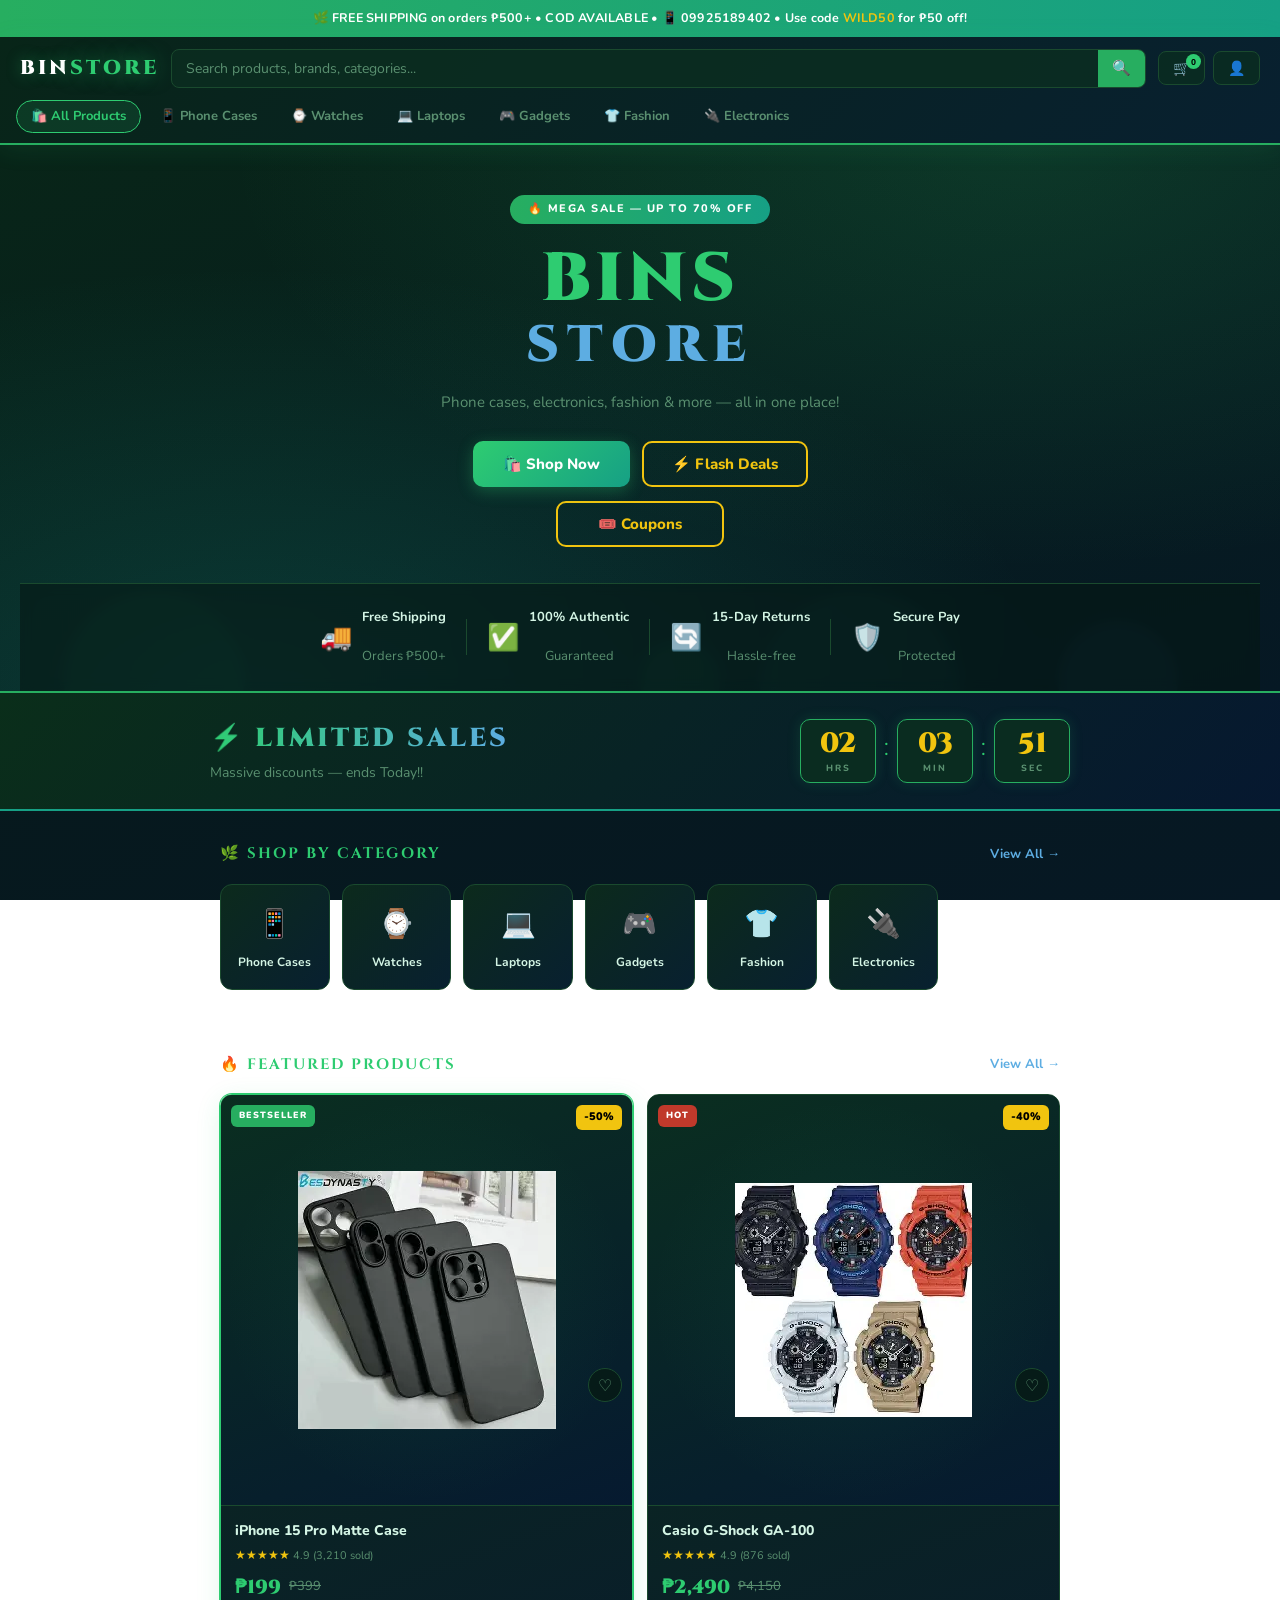
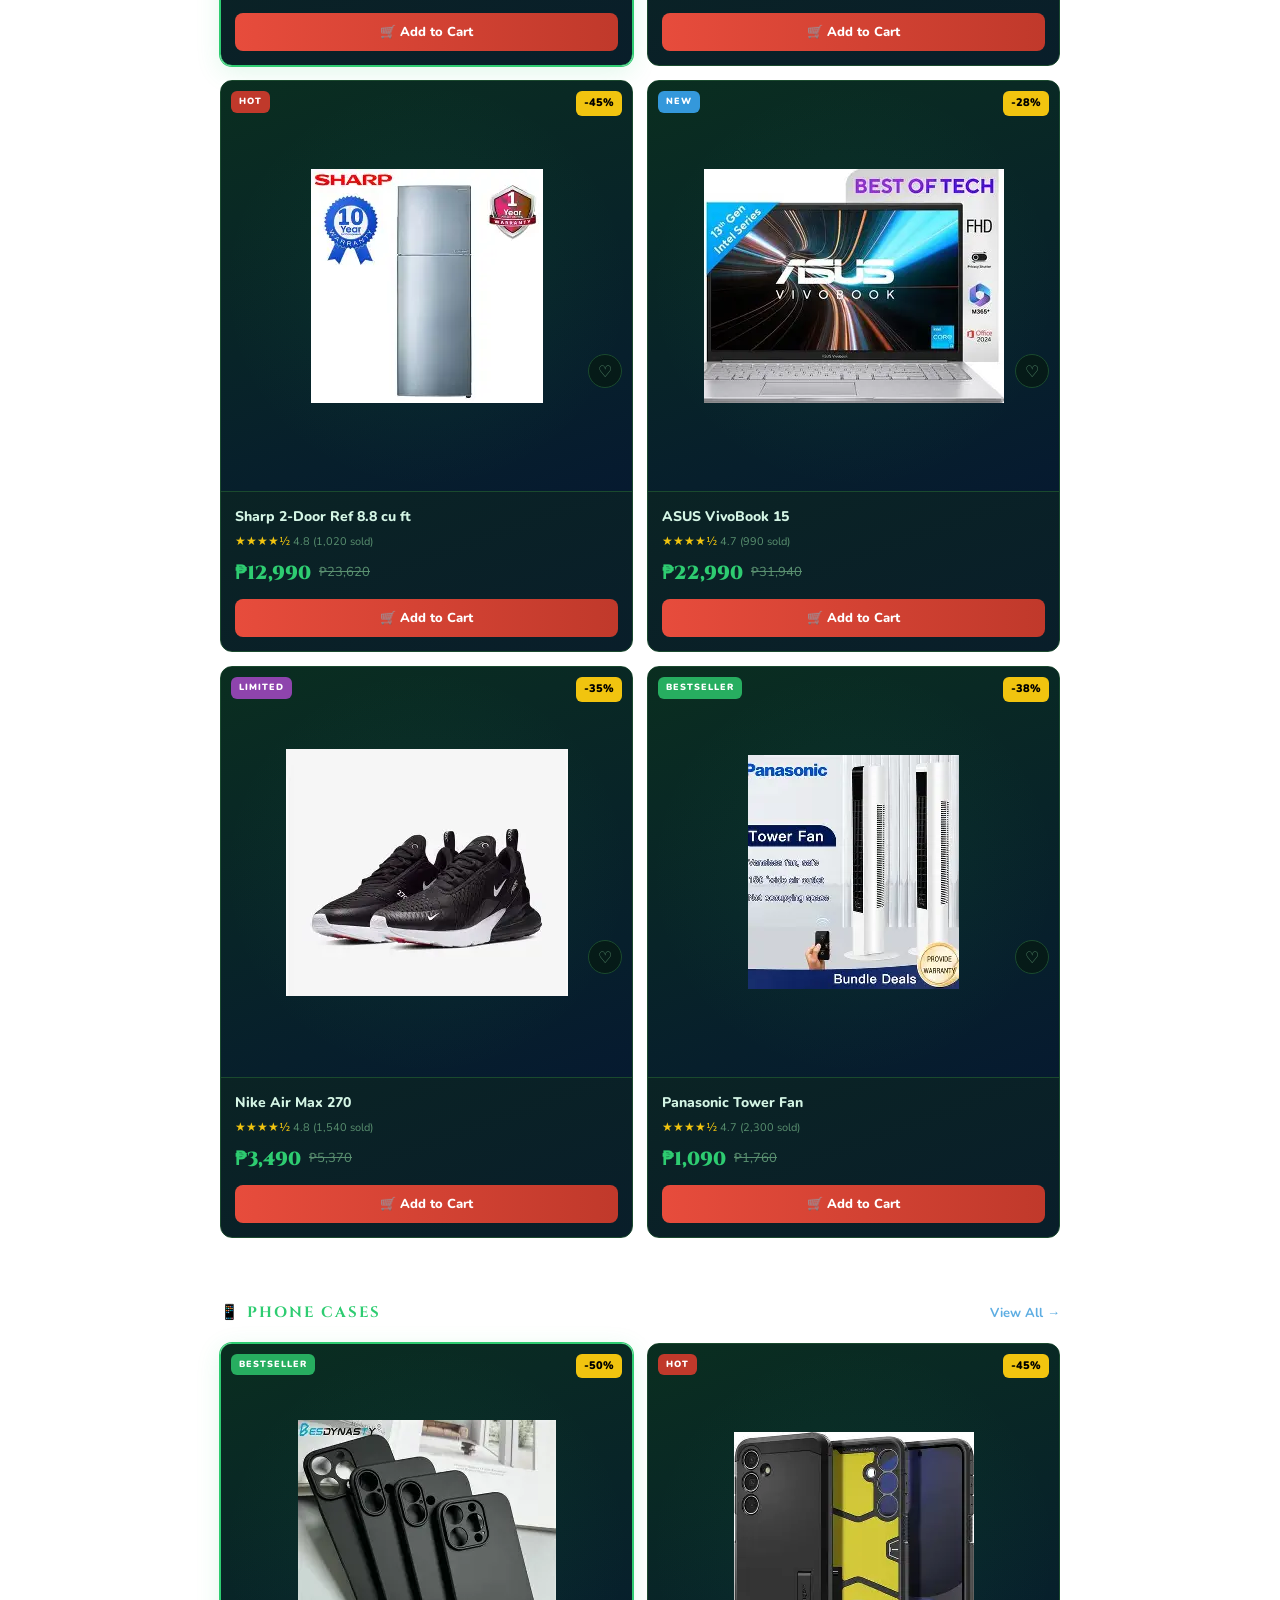
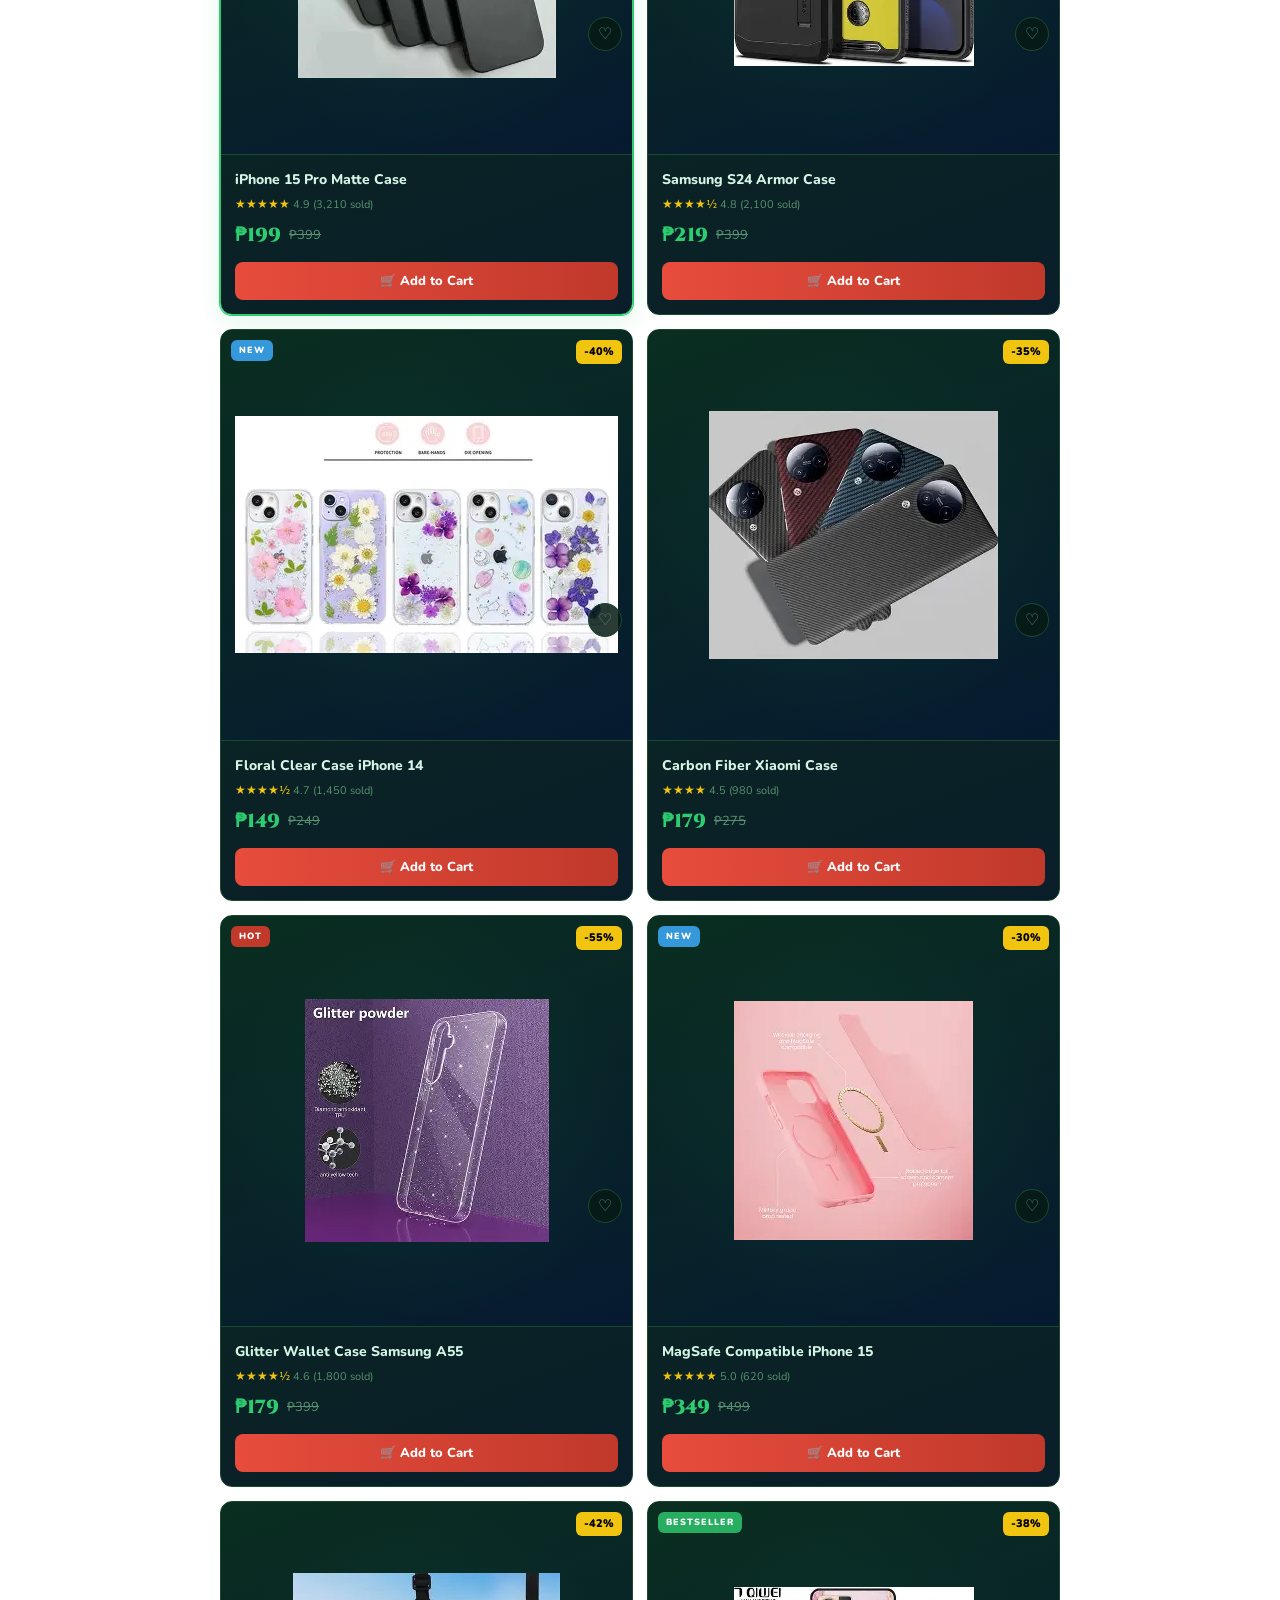
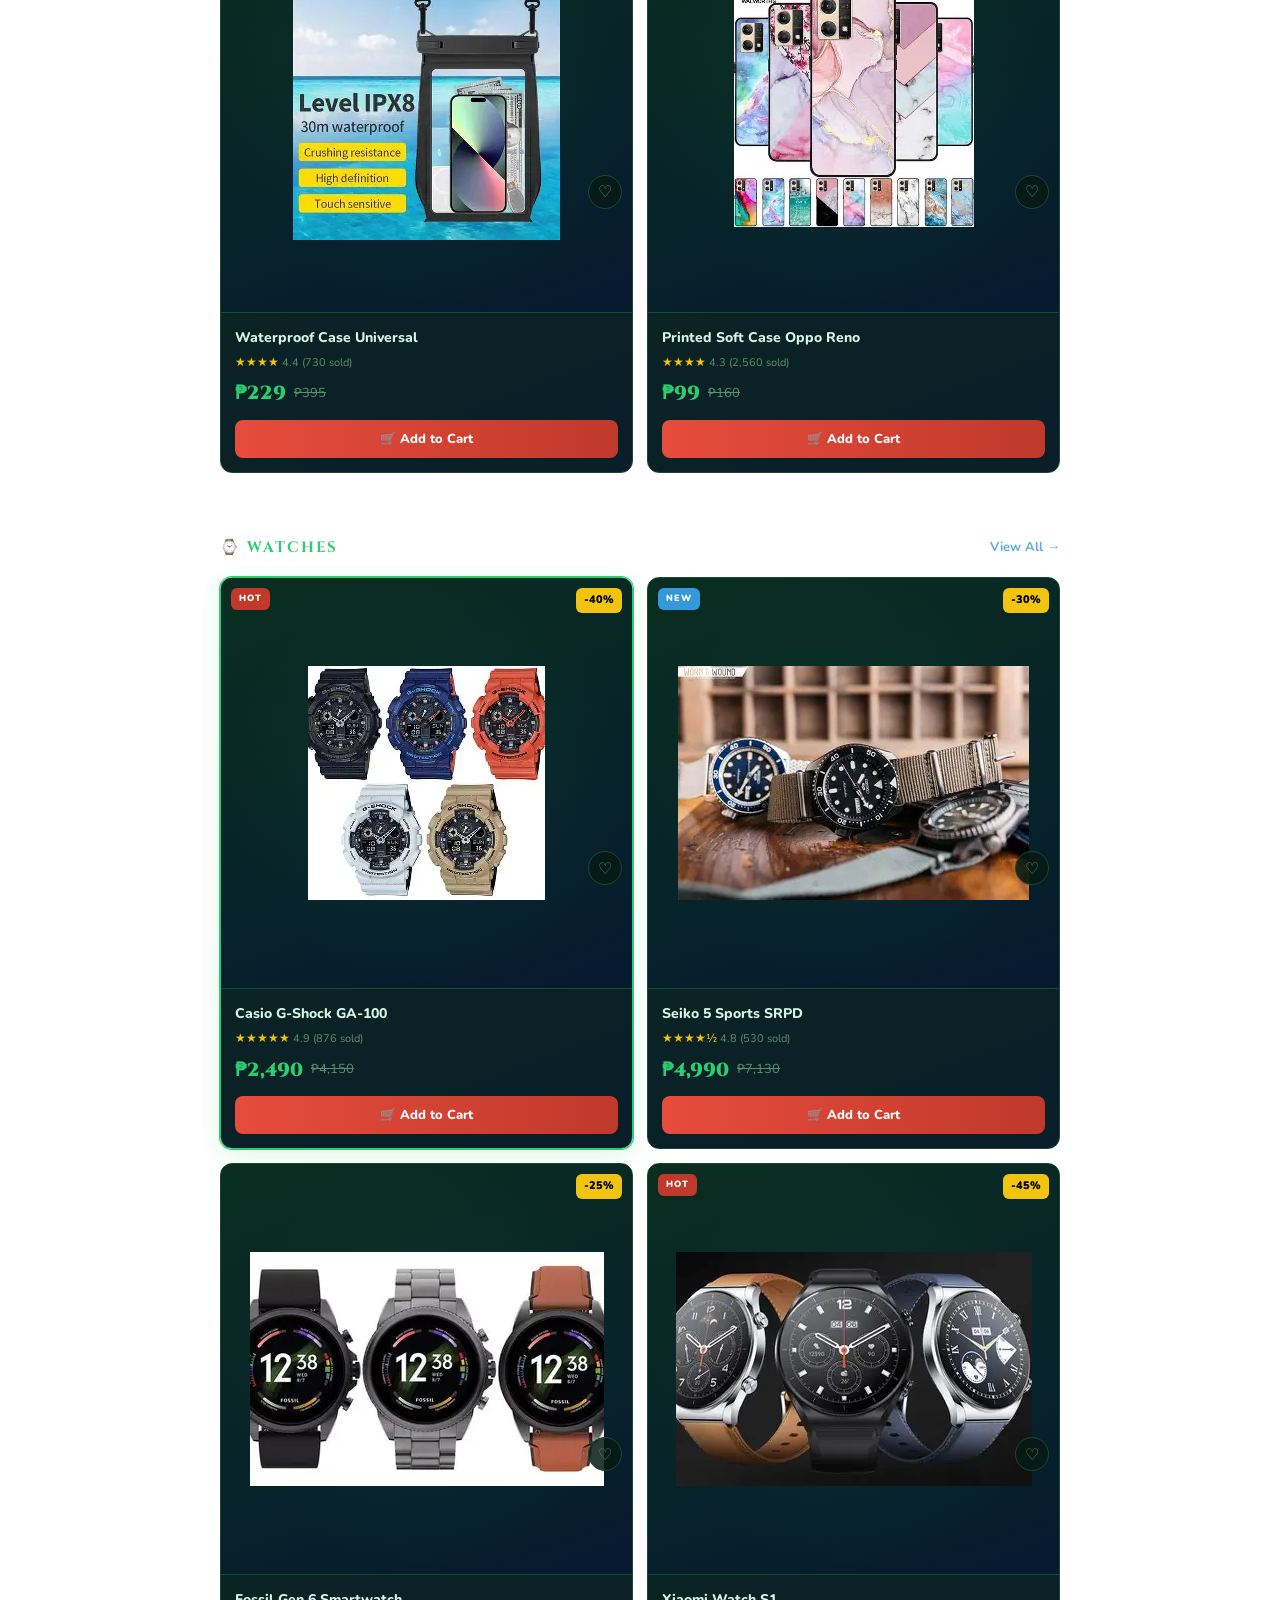
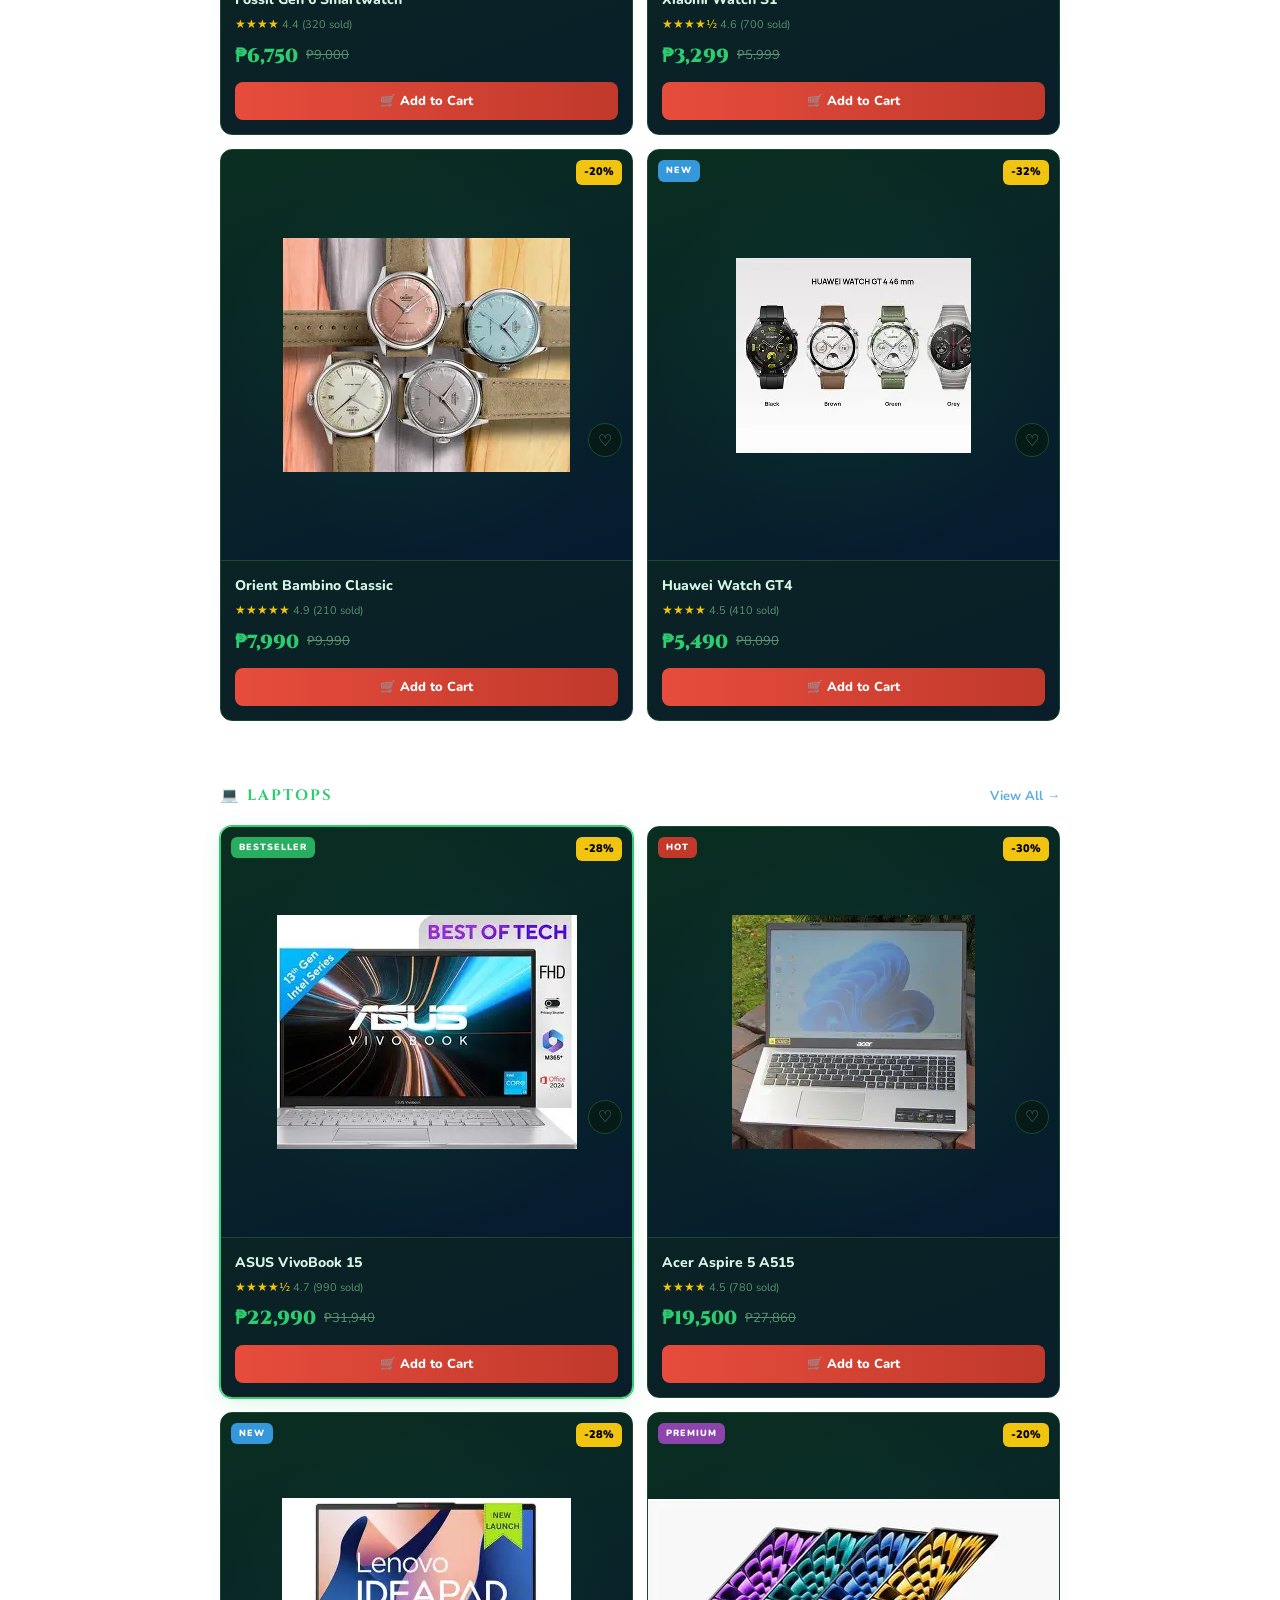
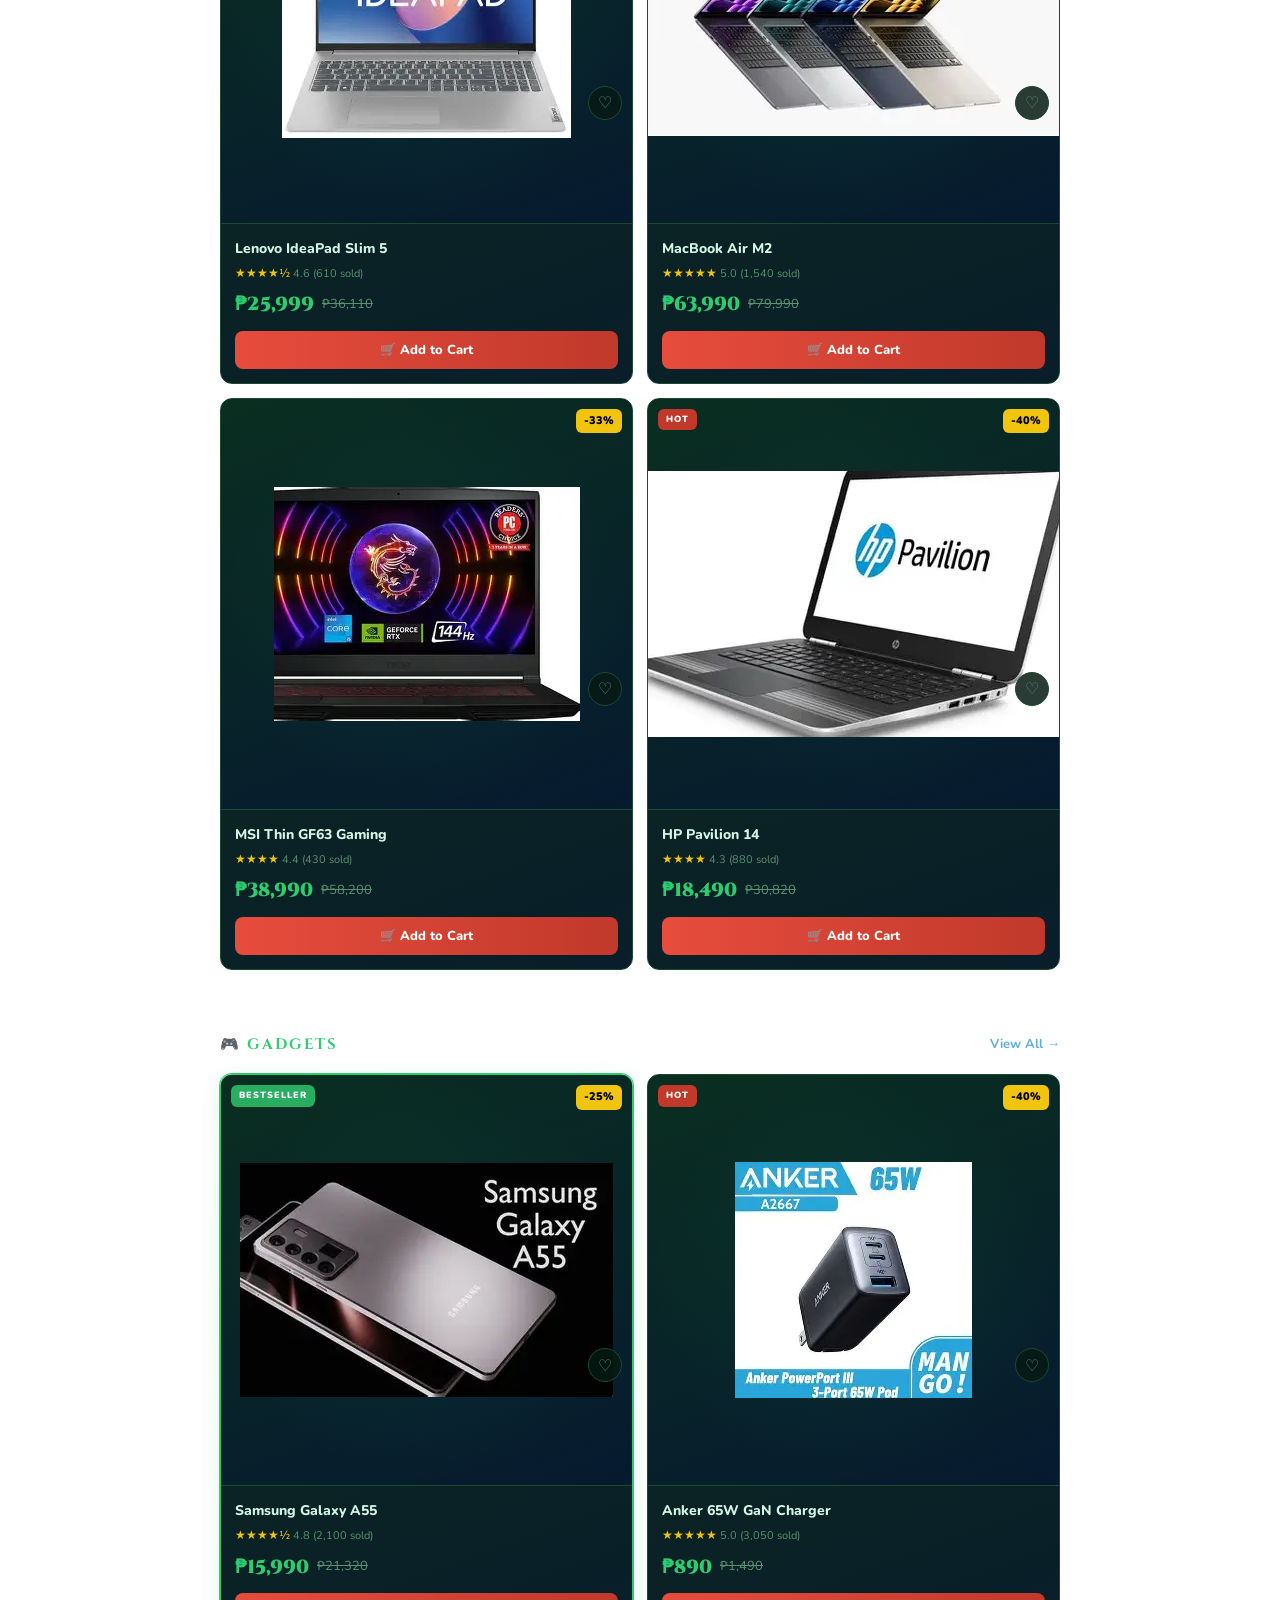
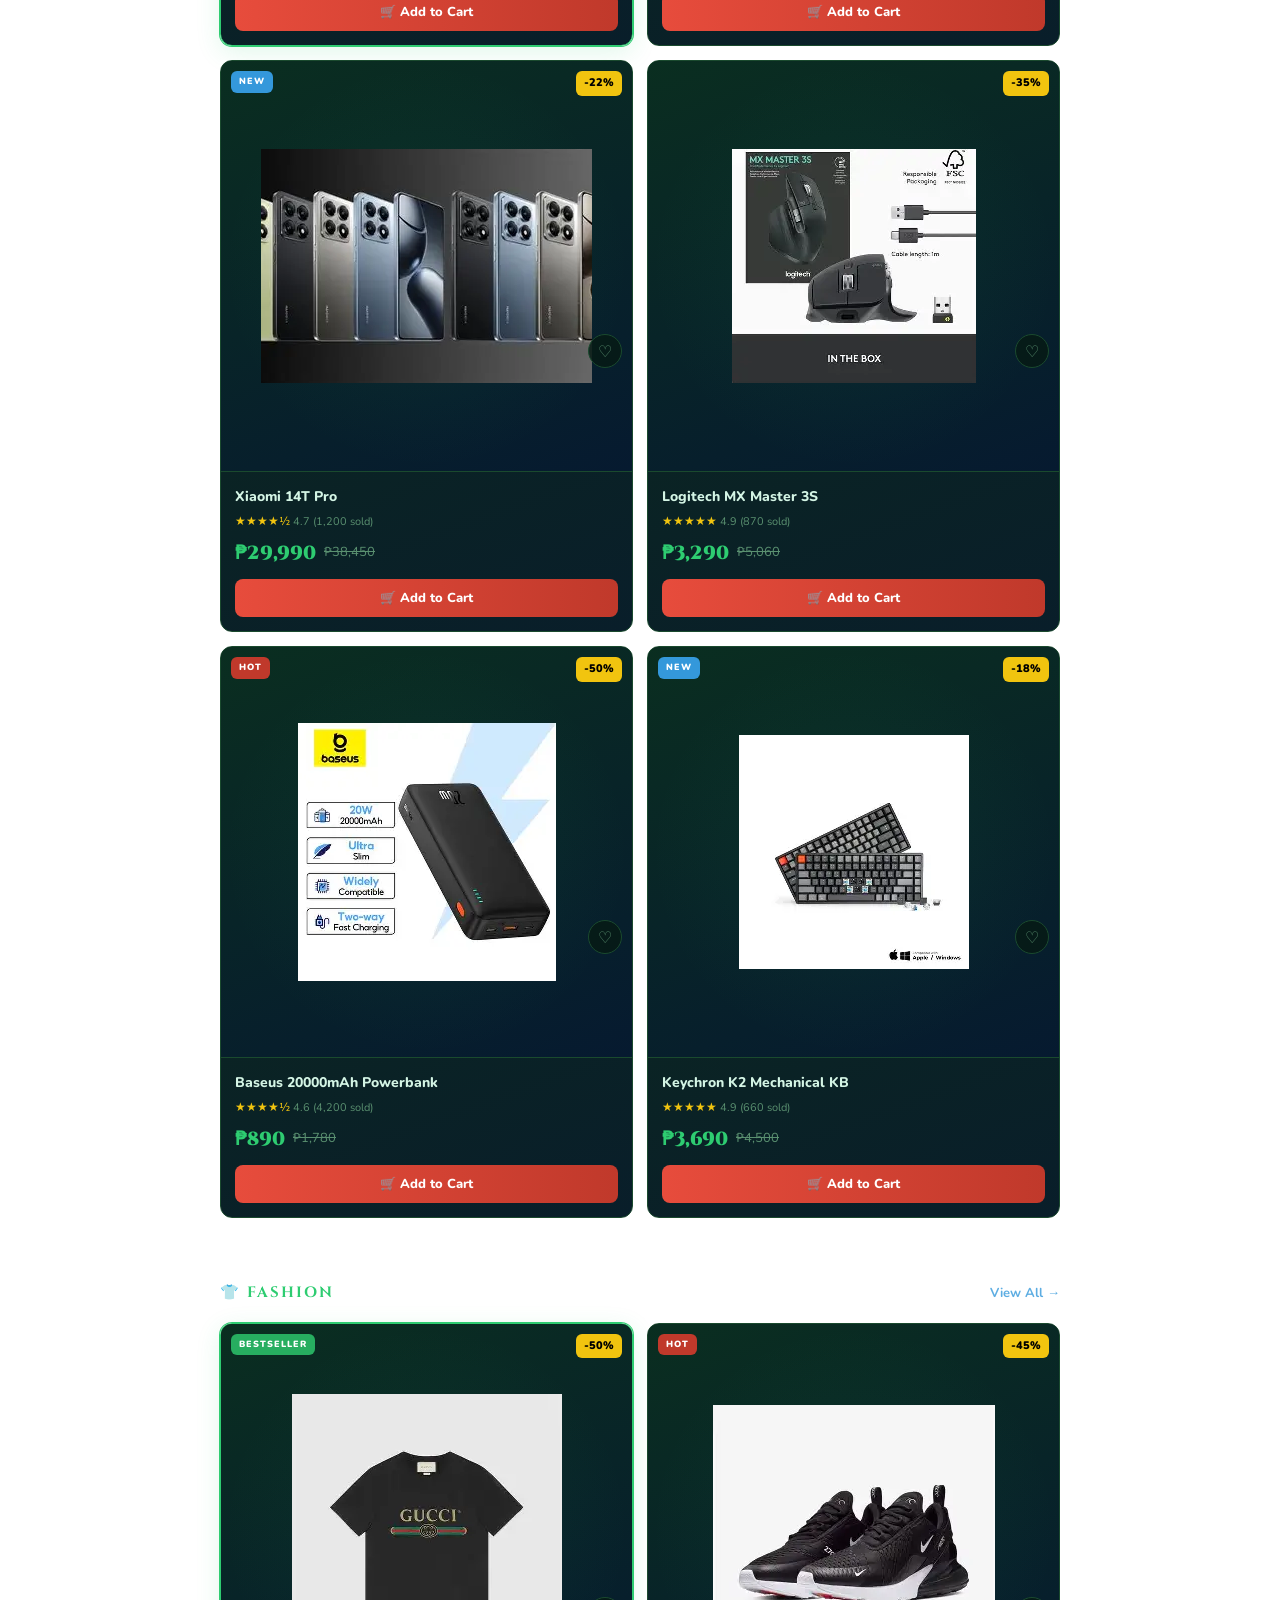
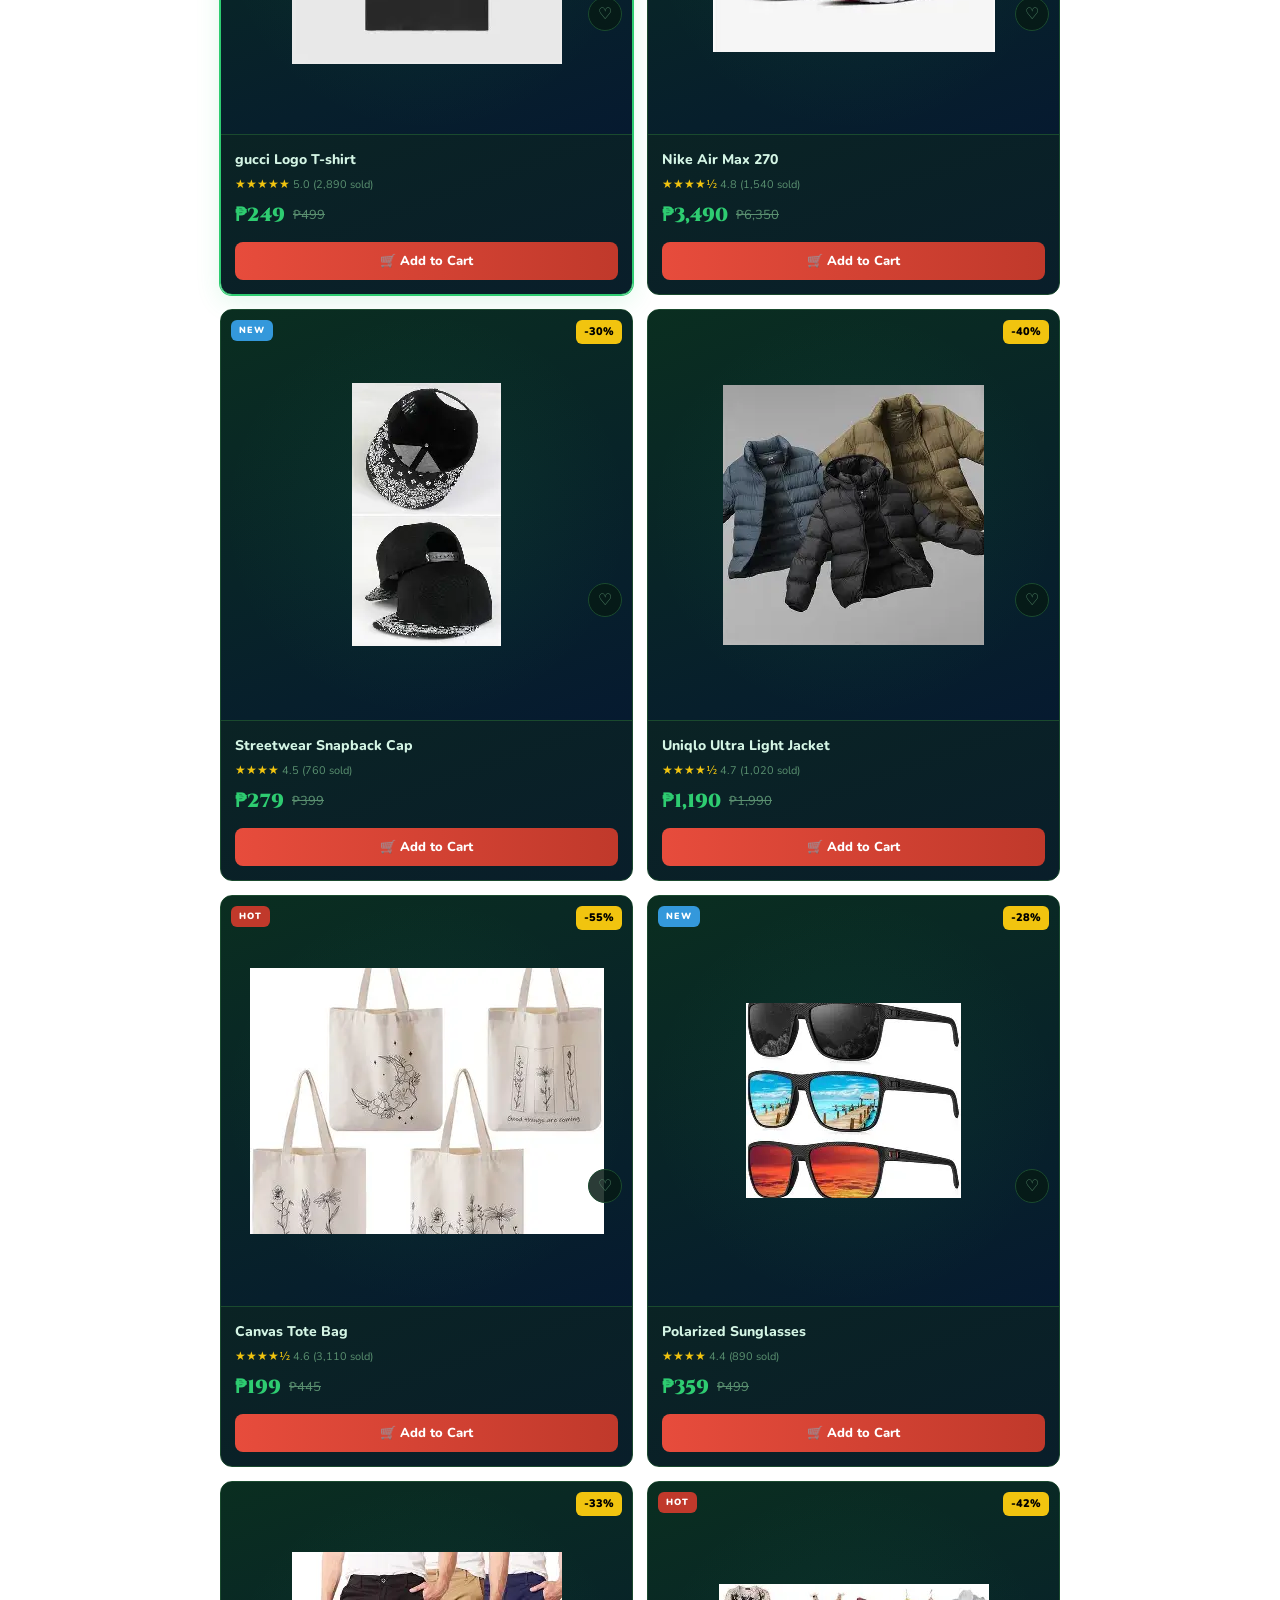
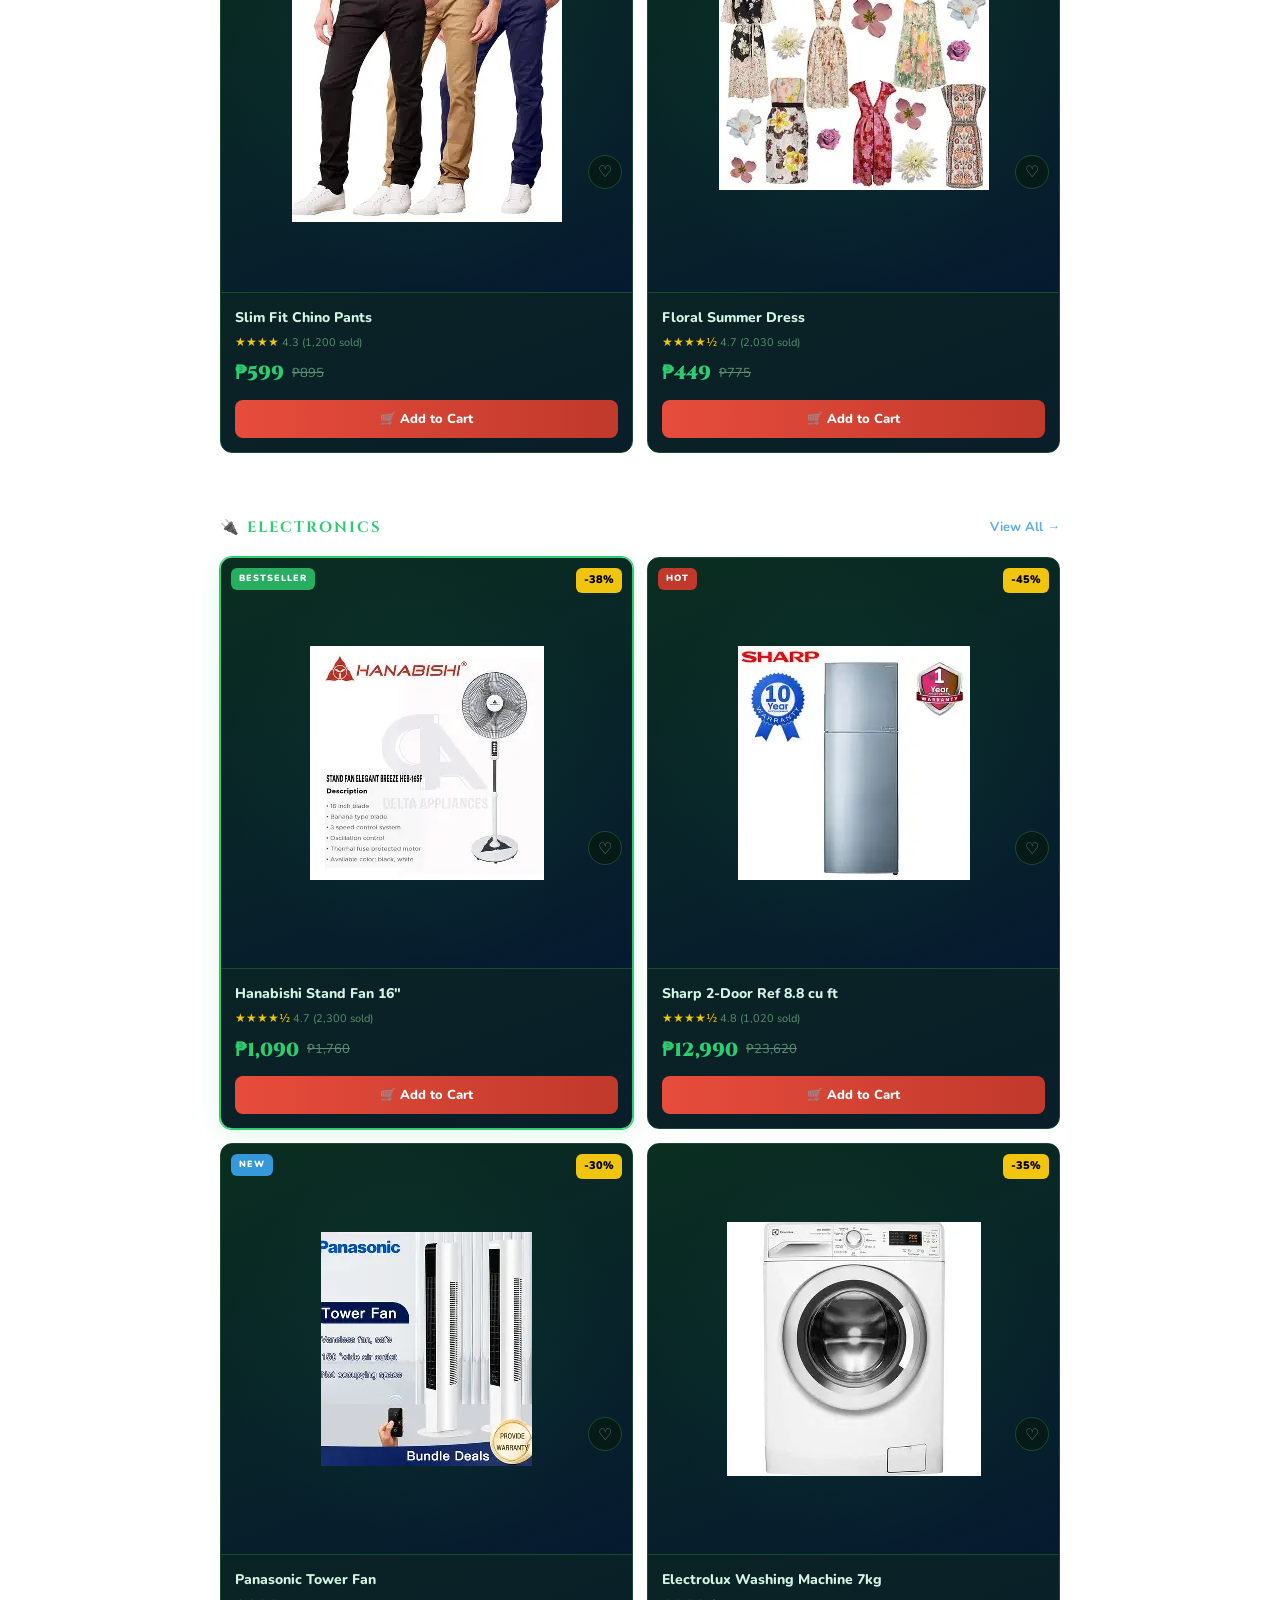
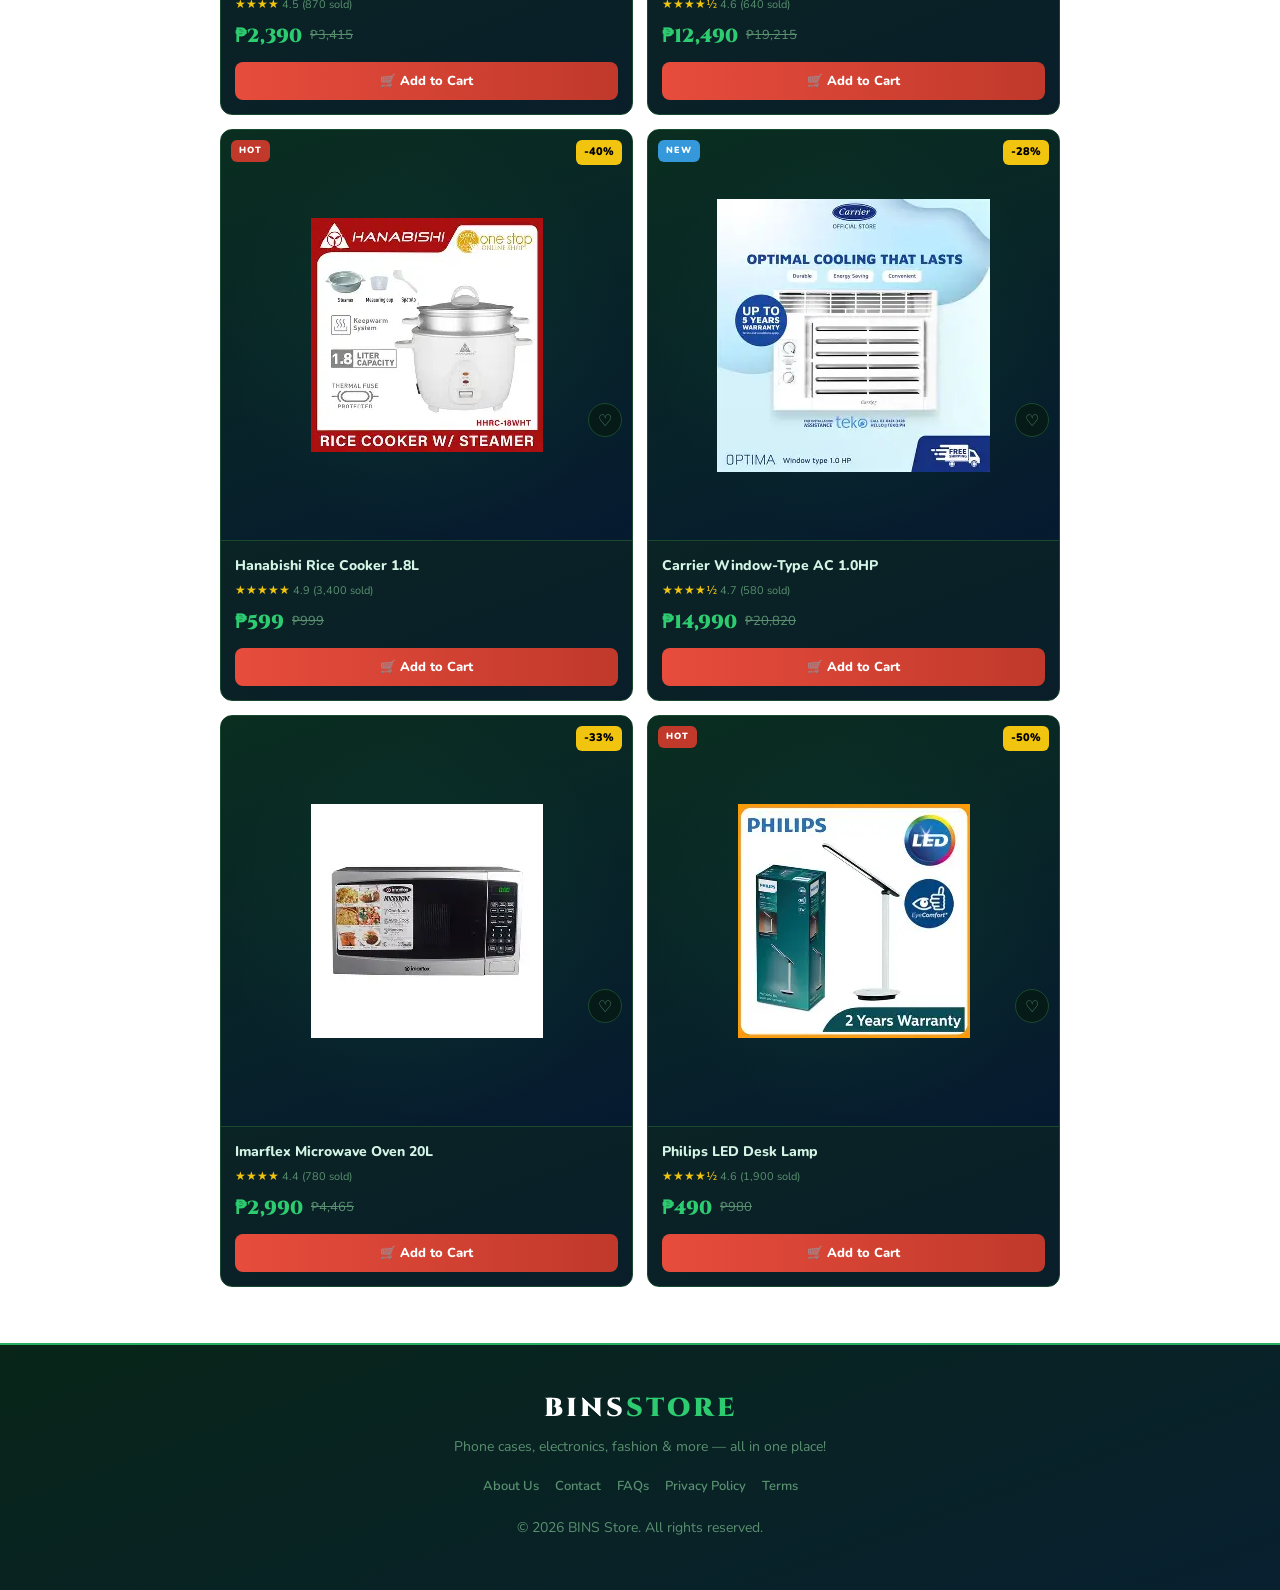
<file: index.html>
<!DOCTYPE html>
<html lang="en">
<head>
  <meta charset="UTF-8" />
  <meta name="viewport" content="width=device-width, initial-scale=1.0" />
  <title>Bins Store</title>
  <link rel="preconnect" href="https://fonts.googleapis.com" />
  <link rel="preconnect" href="https://fonts.gstatic.com" crossorigin />
  <link href="https://fonts.googleapis.com/css2?family=Cinzel:wght@700;900&family=Nunito:wght@400;600;700;800&display=swap" rel="stylesheet" />
  <link rel="stylesheet" href="styles.css" />
</head>
<body>

  <div class="announcement-bar">
    🌿 FREE SHIPPING on orders ₱500+ &bull; COD AVAILABLE &bull; 📱 09925189402 &bull; Use code <strong>WILD50</strong> for ₱50 off!
  </div>

  <header class="header">
    <div class="header-inner">
      <div class="logo" onclick="window.scrollTo({top:0,behavior:'smooth'})">BIN<span>STORE</span></div>
      <div class="search-bar">
        <input type="text" id="searchInput" placeholder="Search products, brands, categories..." />
        <button class="search-btn" onclick="doSearch()">🔍</button>
      </div>
      <div class="header-icons">
        <button class="icon-btn">🛒<span class="cart-badge" id="cartCount">0</span></button>
        <button class="icon-btn">👤</button>
      </div>
    </div>
    <nav class="nav">
      <a class="nav-link active" onclick="window.scrollTo({top:0,behavior:'smooth'})">🛍️ All Products</a>
      <a class="nav-link" onclick="goTo('casing')">📱 Phone Cases</a>
      <a class="nav-link" onclick="goTo('watches')">⌚ Watches</a>
      <a class="nav-link" onclick="goTo('laptops')">💻 Laptops</a>
      <a class="nav-link" onclick="goTo('gadgets')">🎮 Gadgets</a>
      <a class="nav-link" onclick="goTo('fashion')">👕 Fashion</a>
      <a class="nav-link" onclick="goTo('electronics')">🔌 Electronics</a>
    </nav>
  </header>

  <section class="hero">
    <div class="hero-bubbles">
      <div class="bubble b1"></div>
      <div class="bubble b2"></div>
      <div class="bubble b3"></div>
      <div class="bubble b4"></div>
    </div>
    <div class="hero-content">
      <div class="hero-badge">🔥 MEGA SALE — UP TO 70% OFF</div>
      <h1 class="hero-title"><span>BINS</span><br/><em>STORE</em></h1>
      <p class="hero-desc">Phone cases, electronics, fashion &amp; more — all in one place!</p>
      <div class="hero-btns">
        <button class="btn-primary" onclick="goTo('featured')">🛍️ Shop Now</button>
        <button class="btn-secondary" onclick="goTo('flash')">⚡ Flash Deals</button>
      </div>
      <button class="btn-coupon">🎟️ Coupons</button>
    </div>
    <div class="trust-bar">
      <div class="trust-item"><span class="ti-icon">🚚</span><div><strong>Free Shipping</strong><br/>Orders ₱500+</div></div>
      <div class="trust-divider"></div>
      <div class="trust-item"><span class="ti-icon">✅</span><div><strong>100% Authentic</strong><br/>Guaranteed</div></div>
      <div class="trust-divider"></div>
      <div class="trust-item"><span class="ti-icon">🔄</span><div><strong>15-Day Returns</strong><br/>Hassle-free</div></div>
      <div class="trust-divider"></div>
      <div class="trust-item"><span class="ti-icon">🛡️</span><div><strong>Secure Pay</strong><br/>Protected</div></div>
    </div>
  </section>

  <section class="flash-sale" id="flash">
    <div class="flash-inner">
      <div class="flash-left">
        <div class="flash-title">⚡ LIMITED SALES</div>
        <p class="flash-sub">Massive discounts — ends Today!!</p>
      </div>
      <div class="countdown">
        <div class="cd-block"><span id="hrs">02</span><label>HRS</label></div>
        <div class="cd-sep">:</div>
        <div class="cd-block"><span id="mins">03</span><label>MIN</label></div>
        <div class="cd-sep">:</div>
        <div class="cd-block"><span id="secs">54</span><label>SEC</label></div>
      </div>
    </div>
  </section>

  <section class="section">
    <div class="section-header">
      <h2 class="section-title">🌿 SHOP BY CATEGORY</h2>
      <a class="view-all" onclick="goTo('featured')">View All →</a>
    </div>
    <div class="category-grid">
      <div class="cat-card" onclick="goTo('casing')"><span>📱</span><label>Phone Cases</label></div>
      <div class="cat-card" onclick="goTo('watches')"><span>⌚</span><label>Watches</label></div>
      <div class="cat-card" onclick="goTo('laptops')"><span>💻</span><label>Laptops</label></div>
      <div class="cat-card" onclick="goTo('gadgets')"><span>🎮</span><label>Gadgets</label></div>
      <div class="cat-card" onclick="goTo('fashion')"><span>👕</span><label>Fashion</label></div>
      <div class="cat-card" onclick="goTo('electronics')"><span>🔌</span><label>Electronics</label></div>
    </div>
  </section>

  <section class="section" id="featured">
    <div class="section-header">
      <h2 class="section-title">🔥 FEATURED PRODUCTS</h2>
      <a class="view-all" href="#">View All →</a>
    </div>
    <div class="product-grid">
      <div class="product-card featured">
        <div class="product-badges"><span class="badge-tag bestseller">BESTSELLER</span><span class="badge-discount">-50%</span></div>
        <div class="product-img">
  <img src="ipon.webp" alt="iPhone Case">
</div>
        <button class="wishlist">♡</button>
        <div class="product-info">
          <h3>iPhone 15 Pro Matte Case</h3>
          <div class="stars">★★★★★ <span class="reviews">4.9 (3,210 sold)</span></div>
          <div class="price"><span class="sale-price">₱199</span><span class="orig-price">₱399</span></div>
          <button class="add-cart">🛒 Add to Cart</button>
        </div>
      </div>
      <div class="product-card">
        <div class="product-badges"><span class="badge-tag hot">HOT</span><span class="badge-discount">-40%</span></div>
        <div class="product-img">
  <img src="watch.webp" alt="watch">
</div>
        <button class="wishlist">♡</button>
        <div class="product-info">
          <h3>Casio G-Shock GA-100</h3>
          <div class="stars">★★★★★ <span class="reviews">4.9 (876 sold)</span></div>
          <div class="price"><span class="sale-price">₱2,490</span><span class="orig-price">₱4,150</span></div>
          <button class="add-cart">🛒 Add to Cart</button>
        </div>
      </div>
      <div class="product-card">
        <div class="product-badges"><span class="badge-tag hot">HOT</span><span class="badge-discount">-45%</span></div>
        <div class="product-img">
  <img src="ref.webp" alt="Refrigerator">
</div>
        <button class="wishlist">♡</button>
        <div class="product-info">
          <h3>Sharp 2-Door Ref 8.8 cu ft</h3>
          <div class="stars">★★★★½ <span class="reviews">4.8 (1,020 sold)</span></div>
          <div class="price"><span class="sale-price">₱12,990</span><span class="orig-price">₱23,620</span></div>
          <button class="add-cart">🛒 Add to Cart</button>
        </div>
      </div>
      <div class="product-card">
        <div class="product-badges"><span class="badge-tag new">NEW</span><span class="badge-discount">-28%</span></div>
       <div class="product-img">
  <img src="asus.webp" alt="Laptop">
</div>
        <button class="wishlist">♡</button>
        <div class="product-info">
          <h3>ASUS VivoBook 15</h3>
          <div class="stars">★★★★½ <span class="reviews">4.7 (990 sold)</span></div>
          <div class="price"><span class="sale-price">₱22,990</span><span class="orig-price">₱31,940</span></div>
          <button class="add-cart">🛒 Add to Cart</button>
        </div>
      </div>
      <div class="product-card">
        <div class="product-badges"><span class="badge-tag rare">LIMITED</span><span class="badge-discount">-35%</span></div>
       <div class="product-img">
  <img src="shoes.webp" alt="nike">
</div>
        <button class="wishlist">♡</button>
        <div class="product-info">
          <h3>Nike Air Max 270</h3>
          <div class="stars">★★★★½ <span class="reviews">4.8 (1,540 sold)</span></div>
          <div class="price"><span class="sale-price">₱3,490</span><span class="orig-price">₱5,370</span></div>
          <button class="add-cart">🛒 Add to Cart</button>
        </div>
      </div>
      <div class="product-card">
        <div class="product-badges"><span class="badge-tag bestseller">BESTSELLER</span><span class="badge-discount">-38%</span></div>
       <div class="product-img">
  <img src="fan.webp" alt="Electric fan">
</div>
        <button class="wishlist">♡</button>
        <div class="product-info">
          <h3>Panasonic Tower Fan</h3>
          <div class="stars">★★★★½ <span class="reviews">4.7 (2,300 sold)</span></div>
          <div class="price"><span class="sale-price">₱1,090</span><span class="orig-price">₱1,760</span></div>
          <button class="add-cart">🛒 Add to Cart</button>
        </div>
      </div>
    </div>
  </section>

  <section class="section" id="casing">
    <div class="section-header">
      <h2 class="section-title">📱 PHONE CASES</h2>
      <a class="view-all" href="#">View All →</a>
    </div>
    <div class="product-grid">
      <div class="product-card featured">
        <div class="product-badges"><span class="badge-tag bestseller">BESTSELLER</span><span class="badge-discount">-50%</span></div>
        <div class="product-img">
  <img src="ipon.webp" alt="iPhone Case">
</div>
        <button class="wishlist">♡</button>
        <div class="product-info">
          <h3>iPhone 15 Pro Matte Case</h3>
          <div class="stars">★★★★★ <span class="reviews">4.9 (3,210 sold)</span></div>
          <div class="price"><span class="sale-price">₱199</span><span class="orig-price">₱399</span></div>
          <button class="add-cart">🛒 Add to Cart</button>
        </div>
      </div>
      <div class="product-card">
        <div class="product-badges"><span class="badge-tag hot">HOT</span><span class="badge-discount">-45%</span></div>
       <div class="product-img">
<img src="samsung.webp" alt="samsung Case">
</div>
        <button class="wishlist">♡</button>
        <div class="product-info">
          <h3>Samsung S24 Armor Case</h3>
          <div class="stars">★★★★½ <span class="reviews">4.8 (2,100 sold)</span></div>
          <div class="price"><span class="sale-price">₱219</span><span class="orig-price">₱399</span></div>
          <button class="add-cart">🛒 Add to Cart</button>
        </div>
      </div>
      <div class="product-card">
        <div class="product-badges"><span class="badge-tag new">NEW</span><span class="badge-discount">-40%</span></div>
        <div class="product-img">
<img src="floral.webp" alt="iphone Case">
</div>

        <button class="wishlist">♡</button>
        <div class="product-info">
          <h3>Floral Clear Case iPhone 14</h3>
          <div class="stars">★★★★½ <span class="reviews">4.7 (1,450 sold)</span></div>
          <div class="price"><span class="sale-price">₱149</span><span class="orig-price">₱249</span></div>
          <button class="add-cart">🛒 Add to Cart</button>
        </div>
      </div>
      <div class="product-card">
        <div class="product-badges"><span class="badge-discount">-35%</span></div>
        <div class="product-img">
<img src="carbon.webp" alt="xiaomi Case">
</div>
        <button class="wishlist">♡</button>
        <div class="product-info">
          <h3>Carbon Fiber Xiaomi Case</h3>
          <div class="stars">★★★★ <span class="reviews">4.5 (980 sold)</span></div>
          <div class="price"><span class="sale-price">₱179</span><span class="orig-price">₱275</span></div>
          <button class="add-cart">🛒 Add to Cart</button>
        </div>
      </div>
      <div class="product-card">
        <div class="product-badges"><span class="badge-tag hot">HOT</span><span class="badge-discount">-55%</span></div>
         <div class="product-img">
<img src="glitter.webp" alt="samsung Case">
</div>

        <button class="wishlist">♡</button>
        <div class="product-info">
          <h3>Glitter Wallet Case Samsung A55</h3>
          <div class="stars">★★★★½ <span class="reviews">4.6 (1,800 sold)</span></div>
          <div class="price"><span class="sale-price">₱179</span><span class="orig-price">₱399</span></div>
          <button class="add-cart">🛒 Add to Cart</button>
        </div>
      </div>
      <div class="product-card">
        <div class="product-badges"><span class="badge-tag new">NEW</span><span class="badge-discount">-30%</span></div>
          <div class="product-img">
<img src="magsafe.webp" alt="iphone Case">
</div>

        <button class="wishlist">♡</button>
        <div class="product-info">
          <h3>MagSafe Compatible iPhone 15</h3>
          <div class="stars">★★★★★ <span class="reviews">5.0 (620 sold)</span></div>
          <div class="price"><span class="sale-price">₱349</span><span class="orig-price">₱499</span></div>
          <button class="add-cart">🛒 Add to Cart</button>
        </div>
      </div>
      <div class="product-card">
        <div class="product-badges"><span class="badge-discount">-42%</span></div>
         <div class="product-img">
<img src="universal.webp" alt="water proof Case">
</div>

        <button class="wishlist">♡</button>
        <div class="product-info">
          <h3>Waterproof Case Universal</h3>
          <div class="stars">★★★★ <span class="reviews">4.4 (730 sold)</span></div>
          <div class="price"><span class="sale-price">₱229</span><span class="orig-price">₱395</span></div>
          <button class="add-cart">🛒 Add to Cart</button>
        </div>
      </div>
      <div class="product-card">
        <div class="product-badges"><span class="badge-tag bestseller">BESTSELLER</span><span class="badge-discount">-38%</span></div>
            <div class="product-img">
<img src="soft.webp" alt="oppo Case">
</div>
        <button class="wishlist">♡</button>
        <div class="product-info">
          <h3>Printed Soft Case Oppo Reno</h3>
          <div class="stars">★★★★ <span class="reviews">4.3 (2,560 sold)</span></div>
          <div class="price"><span class="sale-price">₱99</span><span class="orig-price">₱160</span></div>
          <button class="add-cart">🛒 Add to Cart</button>
        </div>
      </div>
    </div>
  </section>

  <section class="section" id="watches">
    <div class="section-header">
      <h2 class="section-title">⌚ WATCHES</h2>
      <a class="view-all" href="#">View All →</a>
    </div>
    <div class="product-grid">
      <div class="product-card featured">
        <div class="product-badges"><span class="badge-tag hot">HOT</span><span class="badge-discount">-40%</span></div>
           <div class="product-img">
<img src="watch.webp" alt="casio watch">
</div>

        <button class="wishlist">♡</button>
        <div class="product-info">
          <h3>Casio G-Shock GA-100</h3>
          <div class="stars">★★★★★ <span class="reviews">4.9 (876 sold)</span></div>
          <div class="price"><span class="sale-price">₱2,490</span><span class="orig-price">₱4,150</span></div>
          <button class="add-cart">🛒 Add to Cart</button>
        </div>
      </div>
      <div class="product-card">
        <div class="product-badges"><span class="badge-tag new">NEW</span><span class="badge-discount">-30%</span></div>
            <div class="product-img">
<img src="seiko.webp" alt="seiko watch">
</div>
        <button class="wishlist">♡</button>
        <div class="product-info">
          <h3>Seiko 5 Sports SRPD</h3>
          <div class="stars">★★★★½ <span class="reviews">4.8 (530 sold)</span></div>
          <div class="price"><span class="sale-price">₱4,990</span><span class="orig-price">₱7,130</span></div>
          <button class="add-cart">🛒 Add to Cart</button>
        </div>
      </div>
      <div class="product-card">
        <div class="product-badges"><span class="badge-discount">-25%</span></div>
         <div class="product-img">
<img src="fossil.webp" alt="smart watch">
</div>

        <button class="wishlist">♡</button>
        <div class="product-info">
          <h3>Fossil Gen 6 Smartwatch</h3>
          <div class="stars">★★★★ <span class="reviews">4.4 (320 sold)</span></div>
          <div class="price"><span class="sale-price">₱6,750</span><span class="orig-price">₱9,000</span></div>
          <button class="add-cart">🛒 Add to Cart</button>
        </div>
      </div>
      <div class="product-card">
        <div class="product-badges"><span class="badge-tag hot">HOT</span><span class="badge-discount">-45%</span></div>
        <div class="product-img">
<img src="xiaomi watch.webp" alt="xiaomi watch">
</div>

        <button class="wishlist">♡</button>
        <div class="product-info">
          <h3>Xiaomi Watch S1</h3>
          <div class="stars">★★★★½ <span class="reviews">4.6 (700 sold)</span></div>
          <div class="price"><span class="sale-price">₱3,299</span><span class="orig-price">₱5,999</span></div>
          <button class="add-cart">🛒 Add to Cart</button>
        </div>
      </div>
      <div class="product-card">
        <div class="product-badges"><span class="badge-discount">-20%</span></div>
        <div class="product-img">
<img src="bambino.webp" alt="orient watch">
</div>
        <button class="wishlist">♡</button>
        <div class="product-info">
          <h3>Orient Bambino Classic</h3>
          <div class="stars">★★★★★ <span class="reviews">4.9 (210 sold)</span></div>
          <div class="price"><span class="sale-price">₱7,990</span><span class="orig-price">₱9,990</span></div>
          <button class="add-cart">🛒 Add to Cart</button>
        </div>
      </div>
      <div class="product-card">
        <div class="product-badges"><span class="badge-tag new">NEW</span><span class="badge-discount">-32%</span></div>
        <div class="product-img">
<img src="huawei.webp" alt="huawei watch">
</div>
        <button class="wishlist">♡</button>
        <div class="product-info">
          <h3>Huawei Watch GT4</h3>
          <div class="stars">★★★★ <span class="reviews">4.5 (410 sold)</span></div>
          <div class="price"><span class="sale-price">₱5,490</span><span class="orig-price">₱8,090</span></div>
          <button class="add-cart">🛒 Add to Cart</button>
        </div>
      </div>
    </div>
  </section>

  <section class="section" id="laptops">
    <div class="section-header">
      <h2 class="section-title">💻 LAPTOPS</h2>
      <a class="view-all" href="#">View All →</a>
    </div>
    <div class="product-grid">
      <div class="product-card featured">
        <div class="product-badges"><span class="badge-tag bestseller">BESTSELLER</span><span class="badge-discount">-28%</span></div>
        <div class="product-img">
<img src="asus.webp" alt="asus laptop">
</div>
        <button class="wishlist">♡</button>
        <div class="product-info">
          <h3>ASUS VivoBook 15</h3>
          <div class="stars">★★★★½ <span class="reviews">4.7 (990 sold)</span></div>
          <div class="price"><span class="sale-price">₱22,990</span><span class="orig-price">₱31,940</span></div>
          <button class="add-cart">🛒 Add to Cart</button>
        </div>
      </div>
      <div class="product-card">
        <div class="product-badges"><span class="badge-tag hot">HOT</span><span class="badge-discount">-30%</span></div>
        <div class="product-img">
<img src="acer.webp" alt="acer laptop">
</div>
        <button class="wishlist">♡</button>
        <div class="product-info">
          <h3>Acer Aspire 5 A515</h3>
          <div class="stars">★★★★ <span class="reviews">4.5 (780 sold)</span></div>
          <div class="price"><span class="sale-price">₱19,500</span><span class="orig-price">₱27,860</span></div>
          <button class="add-cart">🛒 Add to Cart</button>
        </div>
      </div>
      <div class="product-card">
        <div class="product-badges"><span class="badge-tag new">NEW</span><span class="badge-discount">-28%</span></div>
        <div class="product-img">
<img src="lenovo.webp" alt="lenovo laptop">
</div>
        <button class="wishlist">♡</button>
        <div class="product-info">
          <h3>Lenovo IdeaPad Slim 5</h3>
          <div class="stars">★★★★½ <span class="reviews">4.6 (610 sold)</span></div>
          <div class="price"><span class="sale-price">₱25,999</span><span class="orig-price">₱36,110</span></div>
          <button class="add-cart">🛒 Add to Cart</button>
        </div>
      </div>
      <div class="product-card">
        <div class="product-badges"><span class="badge-tag rare">PREMIUM</span><span class="badge-discount">-20%</span></div>
        <div class="product-img">
<img src="macbook.webp" alt="apple laptop">
</div>
        <button class="wishlist">♡</button>
        <div class="product-info">
          <h3>MacBook Air M2</h3>
          <div class="stars">★★★★★ <span class="reviews">5.0 (1,540 sold)</span></div>
          <div class="price"><span class="sale-price">₱63,990</span><span class="orig-price">₱79,990</span></div>
          <button class="add-cart">🛒 Add to Cart</button>
        </div>
      </div>
      <div class="product-card">
        <div class="product-badges"><span class="badge-discount">-33%</span></div>
        <div class="product-img">
<img src="msi.webp" alt="msi laptop">
</div>
        <button class="wishlist">♡</button>
        <div class="product-info">
          <h3>MSI Thin GF63 Gaming</h3>
          <div class="stars">★★★★ <span class="reviews">4.4 (430 sold)</span></div>
          <div class="price"><span class="sale-price">₱38,990</span><span class="orig-price">₱58,200</span></div>
          <button class="add-cart">🛒 Add to Cart</button>
        </div>
      </div>
      <div class="product-card">
        <div class="product-badges"><span class="badge-tag hot">HOT</span><span class="badge-discount">-40%</span></div>
         <div class="product-img">
<img src="hp.webp" alt="hp laptop">
</div>
        <button class="wishlist">♡</button>
        <div class="product-info">
          <h3>HP Pavilion 14</h3>
          <div class="stars">★★★★ <span class="reviews">4.3 (880 sold)</span></div>
          <div class="price"><span class="sale-price">₱18,490</span><span class="orig-price">₱30,820</span></div>
          <button class="add-cart">🛒 Add to Cart</button>
        </div>
      </div>
    </div>
  </section>

  <section class="section" id="gadgets">
    <div class="section-header">
      <h2 class="section-title">🎮 GADGETS</h2>
      <a class="view-all" href="#">View All →</a>
    </div>
    <div class="product-grid">
      <div class="product-card featured">
        <div class="product-badges"><span class="badge-tag bestseller">BESTSELLER</span><span class="badge-discount">-25%</span></div>
        <div class="product-img">
<img src="samphone.webp" alt="samsung phone">
</div>
        <button class="wishlist">♡</button>
        <div class="product-info">
          <h3>Samsung Galaxy A55</h3>
          <div class="stars">★★★★½ <span class="reviews">4.8 (2,100 sold)</span></div>
          <div class="price"><span class="sale-price">₱15,990</span><span class="orig-price">₱21,320</span></div>
          <button class="add-cart">🛒 Add to Cart</button>
        </div>
      </div>
      <div class="product-card">
        <div class="product-badges"><span class="badge-tag hot">HOT</span><span class="badge-discount">-40%</span></div>
        <div class="product-img">
<img src="charger.webp" alt="charger">
</div>
        <button class="wishlist">♡</button>
        <div class="product-info">
          <h3>Anker 65W GaN Charger</h3>
          <div class="stars">★★★★★ <span class="reviews">5.0 (3,050 sold)</span></div>
          <div class="price"><span class="sale-price">₱890</span><span class="orig-price">₱1,490</span></div>
          <button class="add-cart">🛒 Add to Cart</button>
        </div>
      </div>
      <div class="product-card">
        <div class="product-badges"><span class="badge-tag new">NEW</span><span class="badge-discount">-22%</span></div>
        <div class="product-img">
<img src="xiaopon.webp" alt="xiaomi phone">
</div>
        <button class="wishlist">♡</button>
        <div class="product-info">
          <h3>Xiaomi 14T Pro</h3>
          <div class="stars">★★★★½ <span class="reviews">4.7 (1,200 sold)</span></div>
          <div class="price"><span class="sale-price">₱29,990</span><span class="orig-price">₱38,450</span></div>
          <button class="add-cart">🛒 Add to Cart</button>
        </div>
      </div>
      <div class="product-card">
        <div class="product-badges"><span class="badge-discount">-35%</span></div>
        <div class="product-img">
<img src="logitech.webp" alt="mouse">
</div>
        <button class="wishlist">♡</button>
        <div class="product-info">
          <h3>Logitech MX Master 3S</h3>
          <div class="stars">★★★★★ <span class="reviews">4.9 (870 sold)</span></div>
          <div class="price"><span class="sale-price">₱3,290</span><span class="orig-price">₱5,060</span></div>
          <button class="add-cart">🛒 Add to Cart</button>
        </div>
      </div>
      <div class="product-card">
        <div class="product-badges"><span class="badge-tag hot">HOT</span><span class="badge-discount">-50%</span></div>
        <div class="product-img">
<img src="power.webp" alt="power bank">
</div>
        <button class="wishlist">♡</button>
        <div class="product-info">
          <h3>Baseus 20000mAh Powerbank</h3>
          <div class="stars">★★★★½ <span class="reviews">4.6 (4,200 sold)</span></div>
          <div class="price"><span class="sale-price">₱890</span><span class="orig-price">₱1,780</span></div>
          <button class="add-cart">🛒 Add to Cart</button>
        </div>
      </div>
      <div class="product-card">
        <div class="product-badges"><span class="badge-tag new">NEW</span><span class="badge-discount">-18%</span></div>
        <div class="product-img">
<img src="keyboard.webp" alt="keyboard">
</div>
        <button class="wishlist">♡</button>
        <div class="product-info">
          <h3>Keychron K2 Mechanical KB</h3>
          <div class="stars">★★★★★ <span class="reviews">4.9 (660 sold)</span></div>
          <div class="price"><span class="sale-price">₱3,690</span><span class="orig-price">₱4,500</span></div>
          <button class="add-cart">🛒 Add to Cart</button>
        </div>
      </div>
    </div>
  </section>

  <section class="section" id="fashion">
    <div class="section-header">
      <h2 class="section-title">👕 FASHION</h2>
      <a class="view-all" href="#">View All →</a>
    </div>
    <div class="product-grid">
      <div class="product-card featured">
        <div class="product-badges"><span class="badge-tag bestseller">BESTSELLER</span><span class="badge-discount">-50%</span></div>
       <div class="product-img">
<img src="gucci.webp" alt="gucci tshirt">
</div>

        <button class="wishlist">♡</button>
        <div class="product-info">
          <h3>gucci Logo T-shirt </h3>
          <div class="stars">★★★★★ <span class="reviews">5.0 (2,890 sold)</span></div>
          <div class="price"><span class="sale-price">₱249</span><span class="orig-price">₱499</span></div>
          <button class="add-cart">🛒 Add to Cart</button>
        </div>
      </div>
      <div class="product-card">
        <div class="product-badges"><span class="badge-tag hot">HOT</span><span class="badge-discount">-45%</span></div>
        <div class="product-img">
<img src="shoes.webp" alt="nike shoes">
</div>
        <button class="wishlist">♡</button>
        <div class="product-info">
          <h3>Nike Air Max 270</h3>
          <div class="stars">★★★★½ <span class="reviews">4.8 (1,540 sold)</span></div>
          <div class="price"><span class="sale-price">₱3,490</span><span class="orig-price">₱6,350</span></div>
          <button class="add-cart">🛒 Add to Cart</button>
        </div>
      </div>
      <div class="product-card">
        <div class="product-badges"><span class="badge-tag new">NEW</span><span class="badge-discount">-30%</span></div>
        <div class="product-img">
<img src="cap.webp" alt="cap">
</div>
        <button class="wishlist">♡</button>
        <div class="product-info">
          <h3>Streetwear Snapback Cap</h3>
          <div class="stars">★★★★ <span class="reviews">4.5 (760 sold)</span></div>
          <div class="price"><span class="sale-price">₱279</span><span class="orig-price">₱399</span></div>
          <button class="add-cart">🛒 Add to Cart</button>
        </div>
      </div>
      <div class="product-card">
        <div class="product-badges"><span class="badge-discount">-40%</span></div>
        <div class="product-img">
<img src="jacket.webp" alt="uniqlo jacket">
</div>
        <button class="wishlist">♡</button>
        <div class="product-info">
          <h3>Uniqlo Ultra Light Jacket</h3>
          <div class="stars">★★★★½ <span class="reviews">4.7 (1,020 sold)</span></div>
          <div class="price"><span class="sale-price">₱1,190</span><span class="orig-price">₱1,990</span></div>
          <button class="add-cart">🛒 Add to Cart</button>
        </div>
      </div>
      <div class="product-card">
        <div class="product-badges"><span class="badge-tag hot">HOT</span><span class="badge-discount">-55%</span></div>
        <div class="product-img">
<img src="bag.webp" alt="tote bag">
</div>
        <button class="wishlist">♡</button>
        <div class="product-info">
          <h3>Canvas Tote Bag</h3>
          <div class="stars">★★★★½ <span class="reviews">4.6 (3,110 sold)</span></div>
          <div class="price"><span class="sale-price">₱199</span><span class="orig-price">₱445</span></div>
          <button class="add-cart">🛒 Add to Cart</button>
        </div>
      </div>
      <div class="product-card">
        <div class="product-badges"><span class="badge-tag new">NEW</span><span class="badge-discount">-28%</span></div>
        <div class="product-img">
<img src="glasses.webp" alt="sun G">
</div>
        <button class="wishlist">♡</button>
        <div class="product-info">
          <h3>Polarized Sunglasses</h3>
          <div class="stars">★★★★ <span class="reviews">4.4 (890 sold)</span></div>
          <div class="price"><span class="sale-price">₱359</span><span class="orig-price">₱499</span></div>
          <button class="add-cart">🛒 Add to Cart</button>
        </div>
      </div>
      <div class="product-card">
        <div class="product-badges"><span class="badge-discount">-33%</span></div>
        <div class="product-img">
<img src="pants.webp" alt="chino pants">
</div>
        <button class="wishlist">♡</button>
        <div class="product-info">
          <h3>Slim Fit Chino Pants</h3>
          <div class="stars">★★★★ <span class="reviews">4.3 (1,200 sold)</span></div>
          <div class="price"><span class="sale-price">₱599</span><span class="orig-price">₱895</span></div>
          <button class="add-cart">🛒 Add to Cart</button>
        </div>
      </div>
      <div class="product-card">
        <div class="product-badges"><span class="badge-tag hot">HOT</span><span class="badge-discount">-42%</span></div>
        <div class="product-img">
<img src="dress.webp" alt="floral dress">
</div>
        <button class="wishlist">♡</button>
        <div class="product-info">
          <h3>Floral Summer Dress</h3>
          <div class="stars">★★★★½ <span class="reviews">4.7 (2,030 sold)</span></div>
          <div class="price"><span class="sale-price">₱449</span><span class="orig-price">₱775</span></div>
          <button class="add-cart">🛒 Add to Cart</button>
        </div>
      </div>
    </div>
  </section>

  <section class="section" id="electronics">
    <div class="section-header">
      <h2 class="section-title">🔌 ELECTRONICS</h2>
      <a class="view-all" href="#">View All →</a>
    </div>
    <div class="product-grid">
      <div class="product-card featured">
        <div class="product-badges"><span class="badge-tag bestseller">BESTSELLER</span><span class="badge-discount">-38%</span></div>
        <div class="product-img">
  <img src="stand.webp" alt="stand fan">
</div>
        <button class="wishlist">♡</button>
        <div class="product-info">
          <h3>Hanabishi Stand Fan 16"</h3>
          <div class="stars">★★★★½ <span class="reviews">4.7 (2,300 sold)</span></div>
          <div class="price"><span class="sale-price">₱1,090</span><span class="orig-price">₱1,760</span></div>
          <button class="add-cart">🛒 Add to Cart</button>
        </div>
      </div>
      <div class="product-card">
        <div class="product-badges"><span class="badge-tag hot">HOT</span><span class="badge-discount">-45%</span></div>
       <div class="product-img">
 <img src="ref.webp" alt="refrigart">
</div>

        <button class="wishlist">♡</button>
        <div class="product-info">
          <h3>Sharp 2-Door Ref 8.8 cu ft</h3>
          <div class="stars">★★★★½ <span class="reviews">4.8 (1,020 sold)</span></div>
          <div class="price"><span class="sale-price">₱12,990</span><span class="orig-price">₱23,620</span></div>
          <button class="add-cart">🛒 Add to Cart</button>
        </div>
      </div>
      <div class="product-card">
        <div class="product-badges"><span class="badge-tag new">NEW</span><span class="badge-discount">-30%</span></div>
        <div class="product-img">
  <img src="fan.webp" alt="fan">
</div>
        <button class="wishlist">♡</button>
        <div class="product-info">
          <h3>Panasonic Tower Fan</h3>
          <div class="stars">★★★★ <span class="reviews">4.5 (870 sold)</span></div>
          <div class="price"><span class="sale-price">₱2,390</span><span class="orig-price">₱3,415</span></div>
          <button class="add-cart">🛒 Add to Cart</button>
        </div>
      </div>
      <div class="product-card">
        <div class="product-badges"><span class="badge-discount">-35%</span></div>
        <div class="product-img">
  <img src="washing.webp" alt="washingmachine">
</div>
        <button class="wishlist">♡</button>
        <div class="product-info">
          <h3>Electrolux Washing Machine 7kg</h3>
          <div class="stars">★★★★½ <span class="reviews">4.6 (640 sold)</span></div>
          <div class="price"><span class="sale-price">₱12,490</span><span class="orig-price">₱19,215</span></div>
          <button class="add-cart">🛒 Add to Cart</button>
        </div>
      </div>
      <div class="product-card">
        <div class="product-badges"><span class="badge-tag hot">HOT</span><span class="badge-discount">-40%</span></div>
        <div class="product-img">
  <img src="rice.webp" alt="ricecooker">
</div>
        <button class="wishlist">♡</button>
        <div class="product-info">
          <h3>Hanabishi Rice Cooker 1.8L</h3>
          <div class="stars">★★★★★ <span class="reviews">4.9 (3,400 sold)</span></div>
          <div class="price"><span class="sale-price">₱599</span><span class="orig-price">₱999</span></div>
          <button class="add-cart">🛒 Add to Cart</button>
        </div>
      </div>
      <div class="product-card">
        <div class="product-badges"><span class="badge-tag new">NEW</span><span class="badge-discount">-28%</span></div>
        <div class="product-img">
  <img src="air.webp" alt="aircon">
</div>
        <button class="wishlist">♡</button>
        <div class="product-info">
          <h3>Carrier Window-Type AC 1.0HP</h3>
          <div class="stars">★★★★½ <span class="reviews">4.7 (580 sold)</span></div>
          <div class="price"><span class="sale-price">₱14,990</span><span class="orig-price">₱20,820</span></div>
          <button class="add-cart">🛒 Add to Cart</button>
        </div>
      </div>
      <div class="product-card">
        <div class="product-badges"><span class="badge-discount">-33%</span></div>
       <div class="product-img">
  <img src="micro.webp" alt="microwave">
</div>
        <button class="wishlist">♡</button>
        <div class="product-info">
          <h3>Imarflex Microwave Oven 20L</h3>
          <div class="stars">★★★★ <span class="reviews">4.4 (780 sold)</span></div>
          <div class="price"><span class="sale-price">₱2,990</span><span class="orig-price">₱4,465</span></div>
          <button class="add-cart">🛒 Add to Cart</button>
        </div>
      </div>
      <div class="product-card">
        <div class="product-badges"><span class="badge-tag hot">HOT</span><span class="badge-discount">-50%</span></div>
        <div class="product-img">
  <img src="light.webp" alt="led light">
</div>
        <button class="wishlist">♡</button>
        <div class="product-info">
          <h3>Philips LED Desk Lamp</h3>
          <div class="stars">★★★★½ <span class="reviews">4.6 (1,900 sold)</span></div>
          <div class="price"><span class="sale-price">₱490</span><span class="orig-price">₱980</span></div>
          <button class="add-cart">🛒 Add to Cart</button>
        </div>
      </div>
    </div>
  </section>

  <footer class="footer">
    <div class="footer-inner">
      <div class="footer-logo">BINS<span>STORE</span></div>
      <p>Phone cases, electronics, fashion &amp; more — all in one place!</p>
      <div class="footer-links">
        <a href="#">About Us</a>
        <a href="#">Contact</a>
        <a href="#">FAQs</a>
        <a href="#">Privacy Policy</a>
        <a href="#">Terms</a>
      </div>
      <p class="footer-copy">© 2026 BINS Store. All rights reserved.</p>
    </div>
  </footer>

  <script>
    function goTo(id) {
      const el = document.getElementById(id);
      if (el) el.scrollIntoView({ behavior: 'smooth', block: 'start' });
    }

    document.querySelectorAll('.nav-link').forEach(link => {
      link.addEventListener('click', function () {
        document.querySelectorAll('.nav-link').forEach(l => l.classList.remove('active'));
        this.classList.add('active');
      });
    });

    function startCountdown() {
      let total = 2 * 3600 + 3 * 60 + 54;
      const h = document.getElementById('hrs');
      const m = document.getElementById('mins');
      const s = document.getElementById('secs');
      setInterval(() => {
        if (total <= 0) return;
        total--;
        h.textContent = String(Math.floor(total / 3600)).padStart(2, '0');
        m.textContent = String(Math.floor((total % 3600) / 60)).padStart(2, '0');
        s.textContent = String(total % 60).padStart(2, '0');
      }, 1000);
    }
    startCountdown();

    let cartCount = 0;
    document.querySelectorAll('.add-cart').forEach(btn => {
      btn.addEventListener('click', function () {
        const orig = this.textContent;
        this.textContent = '✅ Added!';
        this.classList.add('added');
        cartCount++;
        document.getElementById('cartCount').textContent = cartCount;
        setTimeout(() => { this.textContent = orig; this.classList.remove('added'); }, 1500);
      });
    });

    document.querySelectorAll('.wishlist').forEach(btn => {
      btn.addEventListener('click', function () {
        this.textContent = this.classList.toggle('active') ? '♥' : '♡';
      });
    });

    function doSearch() {
      const q = document.getElementById('searchInput').value.trim().toLowerCase();
      if (!q) return;
      const map = {
        casing:      ['case','casing','iphone','samsung','oppo','magsafe','waterproof case','carbon','glitter','floral case'],
        watches:     ['watch','casio','seiko','fossil','orient','huawei watch','g-shock'],
        laptops:     ['laptop','asus','acer','lenovo','macbook','msi','hp','vivobook','aspire','ideapad','pavilion'],
        gadgets:     ['galaxy','charger','anker','xiaomi 14','logitech','baseus','keychron','powerbank','mouse'],
        fashion:     ['tee','shirt','nike','cap','jacket','uniqlo','tote','sunglasses','pants','dress','fashion'],
        electronics: ['fan','ref','refrigerator','washing','rice cooker','aircon','ac','microwave','lamp','hanabishi','sharp','panasonic','carrier','electrolux','imarflex','philips'],
      };
      for (const [section, keys] of Object.entries(map)) {
        if (keys.some(k => q.includes(k) || k.includes(q))) { goTo(section); return; }
      }
    }

    document.getElementById('searchInput').addEventListener('keydown', e => {
      if (e.key === 'Enter') doSearch();
    });
  </script>
</body>
</html>
</file>
<file: styles.css>
:root {
  --bg:          #061a14;
  --bg2:         #082518;
  --bg3:         #0a2e20;
  --bg-ocean:    #061824;
  --bg-ocean2:   #082030;
  --card-bg:     #0c2a1c;
  --border:      #1a4a2e;
  --border-sea:  #0e3a52;
  --green:       #2ecc71;
  --green2:      #27ae60;
  --green-glow:  #00ff88;
  --blue:        #1abc9c;
  --blue2:       #16a085;
  --blue-ocean:  #3498db;
  --blue-bright: #5dade2;
  --gold:        #f1c40f;
  --sale:        #e74c3c;
  --rare:        #8e44ad;
  --legendary:   #d35400;
  --text:        #d4f5e5;
  --text-muted:  #5a9070;
  --font-head:   'Cinzel', serif;
  --font-body:   'Nunito', sans-serif;
  --radius:      12px;
}

*, *::before, *::after { box-sizing: border-box; margin: 0; padding: 0; }

html { scroll-behavior: smooth; }

body {
  background: linear-gradient(160deg, var(--bg) 0%, var(--bg-ocean) 100%);
  background-attachment: fixed;
  color: var(--text);
  font-family: var(--font-body);
  font-size: 16px;
  line-height: 1.5;
  min-height: 100vh;
}

.announcement-bar {
  background: linear-gradient(90deg, var(--green2) 0%, var(--blue2) 100%);
  color: #fff;
  text-align: center;
  padding: 9px 16px;
  font-size: 12.5px;
  font-weight: 700;
  letter-spacing: 0.2px;
}
.announcement-bar strong { color: var(--gold); }

.header {
  background: linear-gradient(135deg, var(--bg2) 0%, var(--bg-ocean2) 100%);
  border-bottom: 2px solid var(--green2);
  position: sticky;
  top: 0;
  z-index: 100;
  box-shadow: 0 4px 24px rgba(46,204,113,0.1);
}
.header-inner {
  display: flex;
  align-items: center;
  gap: 12px;
  padding: 12px 20px;
  flex-wrap: wrap;
}

.logo {
  font-family: var(--font-head);
  font-size: 20px;
  font-weight: 900;
  color: #fff;
  letter-spacing: 3px;
  flex-shrink: 0;
  cursor: pointer;
  text-shadow: 0 0 16px rgba(46,204,113,0.4);
}
.logo span {
  color: var(--green);
  text-shadow: 0 0 20px rgba(46,204,113,0.6);
}

.search-bar {
  flex: 1;
  display: flex;
  background: rgba(10,46,32,0.8);
  border: 1px solid var(--border);
  border-radius: 8px;
  overflow: hidden;
  min-width: 180px;
  transition: border-color 0.2s;
}
.search-bar:focus-within { border-color: var(--green); }
.search-bar input {
  flex: 1;
  background: transparent;
  border: none;
  padding: 9px 14px;
  color: var(--text);
  font-family: var(--font-body);
  font-size: 14px;
  outline: none;
}
.search-bar input::placeholder { color: var(--text-muted); }
.search-btn {
  background: var(--green2);
  border: none;
  padding: 0 14px;
  cursor: pointer;
  font-size: 15px;
  transition: background 0.2s;
}
.search-btn:hover { background: var(--green); }

.header-icons { display: flex; gap: 8px; }
.icon-btn {
  background: rgba(10,46,32,0.8);
  border: 1px solid var(--border);
  color: var(--text);
  padding: 8px 14px;
  border-radius: 8px;
  cursor: pointer;
  font-size: 14px;
  position: relative;
  transition: border-color 0.2s;
}
.icon-btn:hover { border-color: var(--green); color: var(--green); }
.cart-badge {
  position: absolute;
  top: 2px; right: 3px;
  background: var(--green);
  color: #000;
  font-size: 9px;
  font-weight: 900;
  border-radius: 50%;
  width: 15px; height: 15px;
  display: flex; align-items: center; justify-content: center;
}

.nav {
  display: flex;
  gap: 4px;
  padding: 0 16px 10px;
  overflow-x: auto;
  scrollbar-width: none;
}
.nav::-webkit-scrollbar { display: none; }
.nav-link {
  text-decoration: none;
  color: var(--text-muted);
  font-weight: 700;
  font-size: 13px;
  padding: 6px 14px;
  border-radius: 20px;
  white-space: nowrap;
  transition: all 0.2s;
  border: 1px solid transparent;
  cursor: pointer;
}
.nav-link:hover, .nav-link.active {
  background: rgba(46,204,113,0.12);
  color: var(--green);
  border-color: var(--green);
}

.hero {
  background:
    radial-gradient(ellipse at 20% 100%, rgba(26,188,156,0.18) 0%, transparent 55%),
    radial-gradient(ellipse at 80% 0%,   rgba(46,204,113,0.14) 0%, transparent 55%),
    linear-gradient(160deg, var(--bg2) 0%, var(--bg-ocean) 100%);
  padding: 50px 20px 0;
  text-align: center;
  position: relative;
  overflow: hidden;
}

.hero-bubbles { position: absolute; inset: 0; pointer-events: none; }
.bubble {
  position: absolute;
  border-radius: 50%;
  opacity: 0.06;
  animation: floatUp 8s ease-in-out infinite;
}
.b1 { width: 180px; height: 180px; background: var(--green);      left: 5%;  bottom: -80px;  animation-delay: 0s; }
.b2 { width: 120px; height: 120px; background: var(--blue-ocean);  right: 8%; bottom: -50px;  animation-delay: 2s; }
.b3 { width: 80px;  height: 80px;  background: var(--green);      left: 50%; bottom: -30px;  animation-delay: 4s; }
.b4 { width: 200px; height: 200px; background: var(--blue2);      right: 25%; bottom: -100px; animation-delay: 1s; }
@keyframes floatUp {
  0%, 100% { transform: translateY(0) scale(1); }
  50%       { transform: translateY(-30px) scale(1.05); }
}

.hero-content { position: relative; z-index: 2; }
.hero-badge {
  display: inline-block;
  background: linear-gradient(90deg, var(--green2), var(--blue2));
  color: #fff;
  font-family: var(--font-body);
  font-size: 11px;
  font-weight: 800;
  letter-spacing: 1.5px;
  padding: 6px 18px;
  border-radius: 20px;
  margin-bottom: 20px;
  text-transform: uppercase;
  animation: glow 2.5s ease-in-out infinite;
}
@keyframes glow {
  0%, 100% { box-shadow: 0 0 0 0 rgba(46,204,113,0.4); }
  50%       { box-shadow: 0 0 16px 4px rgba(46,204,113,0.25); }
}

.hero-title {
  font-family: var(--font-head);
  font-size: clamp(34px, 9vw, 68px);
  font-weight: 900;
  line-height: 1.05;
  letter-spacing: 4px;
  color: #fff;
  margin-bottom: 4px;
}
.hero-title span { color: var(--green); }
.hero-title em {
  font-style: normal;
  color: var(--blue-bright);
  font-size: 0.75em;
  letter-spacing: 8px;
  display: block;
  margin-top: 4px;
}

.hero-desc {
  color: var(--text-muted);
  font-size: 15px;
  margin: 18px auto 28px;
  max-width: 400px;
}

.hero-btns {
  display: flex;
  justify-content: center;
  gap: 12px;
  flex-wrap: wrap;
  margin-bottom: 14px;
}
.btn-primary {
  background: linear-gradient(135deg, var(--green), var(--blue2));
  color: #fff;
  border: none;
  padding: 13px 30px;
  border-radius: 10px;
  font-family: var(--font-body);
  font-size: 15px;
  font-weight: 800;
  cursor: pointer;
  transition: transform 0.15s, box-shadow 0.15s;
  box-shadow: 0 4px 16px rgba(46,204,113,0.3);
}
.btn-primary:hover {
  transform: translateY(-2px);
  box-shadow: 0 8px 24px rgba(46,204,113,0.4);
}
.btn-secondary {
  background: transparent;
  color: var(--gold);
  border: 2px solid var(--gold);
  padding: 11px 28px;
  border-radius: 10px;
  font-family: var(--font-body);
  font-size: 15px;
  font-weight: 800;
  cursor: pointer;
  transition: all 0.15s;
}
.btn-secondary:hover { background: var(--gold); color: #000; }
.btn-coupon {
  display: block;
  margin: 0 auto;
  background: transparent;
  color: var(--gold);
  border: 2px solid var(--gold);
  padding: 11px 40px;
  border-radius: 10px;
  font-family: var(--font-body);
  font-size: 15px;
  font-weight: 800;
  cursor: pointer;
  transition: all 0.15s;
}
.btn-coupon:hover { background: var(--gold); color: #000; }

.trust-bar {
  display: flex;
  justify-content: center;
  flex-wrap: wrap;
  align-items: center;
  gap: 0;
  background: rgba(6,24,20,0.6);
  border-top: 1px solid var(--border);
  margin-top: 36px;
  padding: 18px 20px;
  backdrop-filter: blur(6px);
}
.trust-item {
  display: flex;
  align-items: center;
  gap: 10px;
  padding: 6px 20px;
  font-size: 13px;
  color: var(--text-muted);
}
.trust-item strong { color: var(--text); display: block; }
.ti-icon { font-size: 26px; }
.trust-divider { width: 1px; height: 36px; background: var(--border); }

.flash-sale {
  background: linear-gradient(135deg, #0a2e1a 0%, #061830 100%);
  border-top: 2px solid var(--green2);
  border-bottom: 2px solid var(--blue2);
  padding: 26px 20px;
}
.flash-inner {
  max-width: 860px;
  margin: 0 auto;
  display: flex;
  align-items: center;
  justify-content: space-between;
  flex-wrap: wrap;
  gap: 16px;
}
.flash-title {
  font-family: var(--font-head);
  font-size: 26px;
  font-weight: 900;
  letter-spacing: 3px;
  background: linear-gradient(90deg, var(--green), var(--blue-bright));
  -webkit-background-clip: text;
  -webkit-text-fill-color: transparent;
  background-clip: text;
  margin-bottom: 4px;
}
.flash-sub { color: var(--text-muted); font-size: 14px; }

.countdown { display: flex; align-items: center; gap: 8px; }
.cd-block {
  background: rgba(10,46,32,0.9);
  border: 1px solid var(--green2);
  border-radius: 10px;
  width: 76px;
  padding: 10px 6px 7px;
  display: flex;
  flex-direction: column;
  align-items: center;
  box-shadow: 0 0 14px rgba(46,204,113,0.15);
}
.cd-block span {
  font-family: var(--font-head);
  font-size: 28px;
  font-weight: 900;
  color: var(--gold);
  line-height: 1;
}
.cd-block label {
  font-size: 9px;
  color: var(--text-muted);
  font-weight: 800;
  letter-spacing: 2px;
  margin-top: 4px;
}
.cd-sep {
  font-family: var(--font-head);
  font-size: 26px;
  color: var(--green);
  margin-bottom: 6px;
}

.section {
  padding: 32px 20px;
  max-width: 880px;
  margin: 0 auto;
}
.section-header {
  display: flex;
  justify-content: space-between;
  align-items: center;
  margin-bottom: 18px;
}
.section-title {
  font-family: var(--font-head);
  font-size: 15px;
  font-weight: 700;
  letter-spacing: 2px;
  color: var(--green);
  text-transform: uppercase;
}
.view-all {
  color: var(--blue-bright);
  text-decoration: none;
  font-size: 13px;
  font-weight: 700;
  transition: color 0.2s;
  cursor: pointer;
}
.view-all:hover { color: var(--green); }

.category-grid {
  display: grid;
  grid-template-columns: repeat(auto-fill, minmax(96px, 1fr));
  gap: 12px;
}
.cat-card {
  background: linear-gradient(135deg, var(--card-bg), var(--bg-ocean2));
  border: 1px solid var(--border);
  border-radius: var(--radius);
  display: flex;
  flex-direction: column;
  align-items: center;
  justify-content: center;
  gap: 8px;
  padding: 18px 8px;
  text-decoration: none;
  transition: all 0.2s;
  cursor: pointer;
}
.cat-card span { font-size: 28px; }
.cat-card label {
  color: var(--text);
  font-family: var(--font-body);
  font-size: 12px;
  font-weight: 700;
  text-align: center;
  cursor: pointer;
}
.cat-card:hover {
  border-color: var(--green);
  background: rgba(46,204,113,0.08);
  transform: translateY(-3px);
  box-shadow: 0 6px 18px rgba(46,204,113,0.12);
}

.product-grid {
  display: grid;
  grid-template-columns: repeat(2, 1fr);
  gap: 14px;
}

.product-card {
  background: linear-gradient(160deg, var(--card-bg) 0%, #091e2a 100%);
  border: 1px solid var(--border);
  border-radius: var(--radius);
  overflow: hidden;
  position: relative;
  transition: transform 0.2s, border-color 0.2s, box-shadow 0.2s;
}
.product-card:hover {
  transform: translateY(-4px);
  border-color: var(--green2);
  box-shadow: 0 10px 32px rgba(46,204,113,0.14);
}
.product-card.featured {
  border-color: var(--green);
  box-shadow: 0 0 0 1px var(--green), 0 6px 24px rgba(46,204,113,0.15);
}

.product-badges {
  position: absolute;
  top: 10px; left: 10px; right: 10px;
  display: flex;
  justify-content: space-between;
  align-items: flex-start;
  z-index: 2;
  pointer-events: none;
}
.badge-tag {
  font-family: var(--font-body);
  font-size: 9px;
  font-weight: 900;
  padding: 4px 8px;
  border-radius: 6px;
  letter-spacing: 1px;
  text-transform: uppercase;
}
.badge-tag.hot        { background: #c0392b; color: #fff; }
.badge-tag.bestseller { background: var(--green2); color: #fff; }
.badge-tag.rare       { background: var(--rare); color: #fff; }
.badge-tag.legendary  { background: var(--legendary); color: #fff; }
.badge-tag.new        { background: var(--blue-ocean); color: #fff; }
.badge-discount {
  background: var(--gold);
  color: #000;
  font-family: var(--font-body);
  font-size: 11px;
  font-weight: 900;
  padding: 4px 8px;
  border-radius: 6px;
  margin-left: auto;
}

.product-img {
  width: 100%;
  aspect-ratio: 1;
  display: flex;
  align-items: center;
  justify-content: center;
  font-size: 72px;
  background:
    radial-gradient(ellipse at center, rgba(46,204,113,0.07) 0%, transparent 70%),
    linear-gradient(160deg, #0a2e20, #061a30);
  border-bottom: 1px solid var(--border);
  position: relative;
}

.wishlist {
  position: absolute;
  bottom: calc(44% + 12px);
  right: 10px;
  background: rgba(6,26,20,0.85);
  border: 1px solid var(--border);
  color: var(--text-muted);
  width: 34px; height: 34px;
  border-radius: 50%;
  cursor: pointer;
  font-size: 16px;
  display: flex; align-items: center; justify-content: center;
  z-index: 3;
  transition: all 0.2s;
}
.wishlist:hover, .wishlist.active {
  color: #e74c3c;
  border-color: #e74c3c;
  background: rgba(231,76,60,0.1);
}

.product-info { padding: 14px; }
.product-info h3 {
  font-family: var(--font-body);
  font-weight: 800;
  font-size: 14px;
  margin-bottom: 5px;
  color: var(--text);
}
.stars { font-size: 12px; color: var(--gold); margin-bottom: 8px; }
.reviews { color: var(--text-muted); font-size: 11px; }
.price { display: flex; align-items: center; gap: 8px; margin-bottom: 12px; }
.sale-price {
  font-family: var(--font-head);
  font-size: 19px;
  font-weight: 900;
  color: var(--green);
}
.orig-price {
  font-size: 13px;
  color: var(--text-muted);
  text-decoration: line-through;
}
.add-cart {
  width: 100%;
  background: linear-gradient(90deg, var(--sale) 0%, #c0392b 100%);
  color: #fff;
  border: none;
  padding: 10px;
  border-radius: 8px;
  font-family: var(--font-body);
  font-size: 13px;
  font-weight: 800;
  cursor: pointer;
  transition: all 0.2s;
}
.add-cart:hover { filter: brightness(1.15); transform: translateY(-1px); }
.add-cart.added { background: linear-gradient(90deg, var(--green2), var(--blue2)) !important; }

.footer {
  background: linear-gradient(160deg, var(--bg2), var(--bg-ocean2));
  border-top: 2px solid var(--green2);
  padding: 44px 20px 32px;
  text-align: center;
  margin-top: 24px;
}
.footer-inner { max-width: 600px; margin: 0 auto; }
.footer-logo {
  font-family: var(--font-head);
  font-size: 26px;
  font-weight: 900;
  letter-spacing: 3px;
  color: #fff;
  margin-bottom: 8px;
}
.footer-logo span { color: var(--green); }
.footer p { color: var(--text-muted); font-size: 14px; margin-bottom: 20px; }
.footer-links {
  display: flex;
  flex-wrap: wrap;
  justify-content: center;
  gap: 16px;
  margin-bottom: 20px;
}
.footer-links a {
  color: var(--text-muted);
  text-decoration: none;
  font-size: 13px;
  font-weight: 600;
  transition: color 0.2s;
}
.footer-links a:hover { color: var(--green); }
.footer-copy { color: #3a6050; font-size: 12px; }

@media (max-width: 480px) {
  .flash-inner { flex-direction: column; align-items: flex-start; }
  .cd-block { width: 64px; }
  .cd-block span { font-size: 22px; }
  .product-grid { gap: 10px; }
  .hero-title { letter-spacing: 2px; }
  .trust-divider { display: none; }
}
</file>
